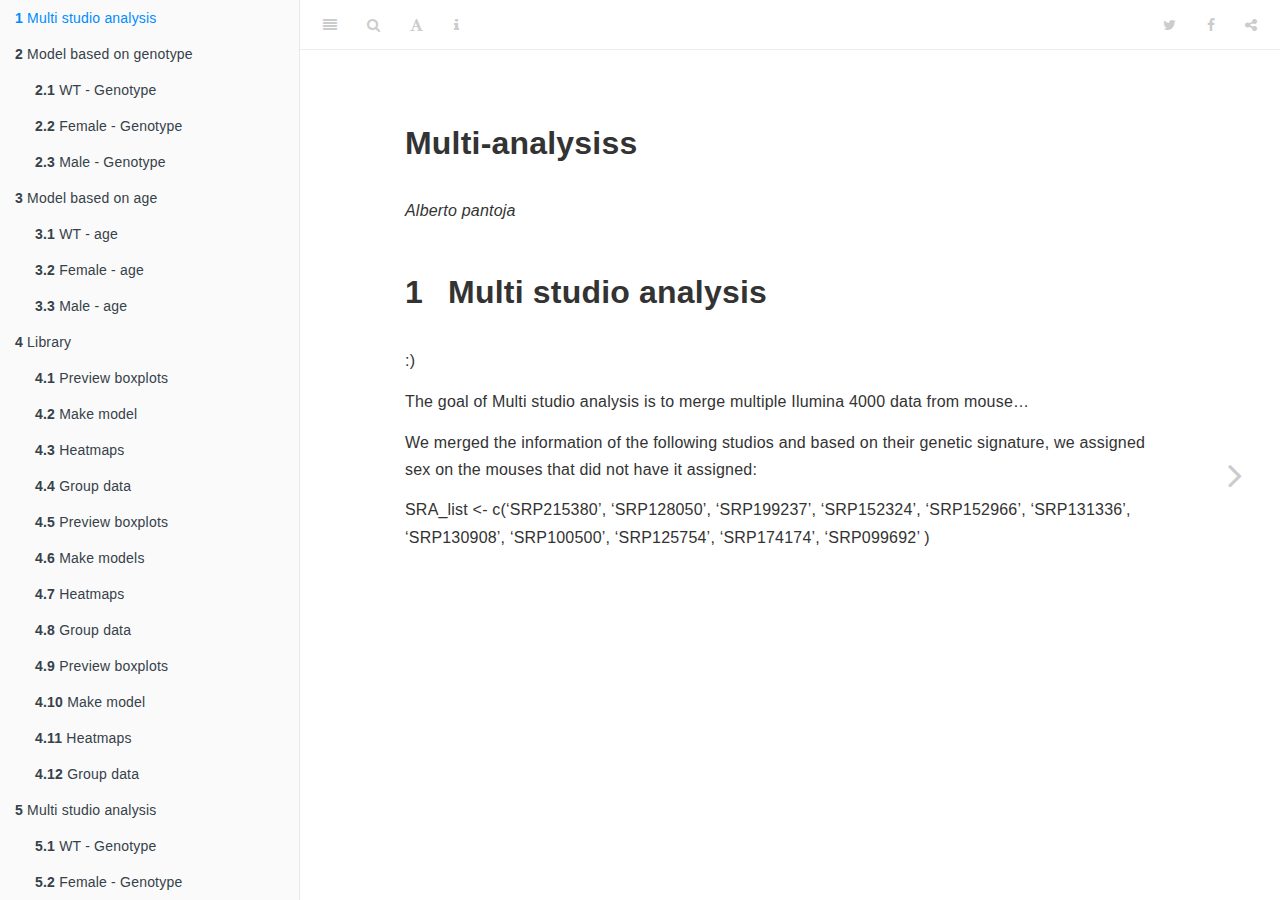
<file: _book/index.html>
<!DOCTYPE html>
<html lang="" xml:lang="">
<head>

  <meta charset="utf-8" />
  <meta http-equiv="X-UA-Compatible" content="IE=edge" />
  <title>Multi-analysiss</title>
  <meta name="description" content="Multi-analysiss" />
  <meta name="generator" content="bookdown 0.22 and GitBook 2.6.7" />

  <meta property="og:title" content="Multi-analysiss" />
  <meta property="og:type" content="book" />
  
  
  
  <meta name="github-repo" content="AlbertOmics/Brain_multi_study_analysis" />

  <meta name="twitter:card" content="summary" />
  <meta name="twitter:title" content="Multi-analysiss" />
  
  
  

<meta name="author" content="Alberto pantoja" />



  <meta name="viewport" content="width=device-width, initial-scale=1" />
  <meta name="apple-mobile-web-app-capable" content="yes" />
  <meta name="apple-mobile-web-app-status-bar-style" content="black" />
  
  <link rel="shortcut icon" href="icon_32.png" type="image/x-icon" />

<link rel="next" href="model-based-on-genotype.html"/>
<script src="libs/header-attrs-2.10/header-attrs.js"></script>
<script src="libs/jquery-2.2.3/jquery.min.js"></script>
<link href="libs/gitbook-2.6.7/css/style.css" rel="stylesheet" />
<link href="libs/gitbook-2.6.7/css/plugin-table.css" rel="stylesheet" />
<link href="libs/gitbook-2.6.7/css/plugin-bookdown.css" rel="stylesheet" />
<link href="libs/gitbook-2.6.7/css/plugin-highlight.css" rel="stylesheet" />
<link href="libs/gitbook-2.6.7/css/plugin-search.css" rel="stylesheet" />
<link href="libs/gitbook-2.6.7/css/plugin-fontsettings.css" rel="stylesheet" />
<link href="libs/gitbook-2.6.7/css/plugin-clipboard.css" rel="stylesheet" />









<link href="libs/anchor-sections-1.0.1/anchor-sections.css" rel="stylesheet" />
<script src="libs/anchor-sections-1.0.1/anchor-sections.js"></script>


<style type="text/css">
pre > code.sourceCode { white-space: pre; position: relative; }
pre > code.sourceCode > span { display: inline-block; line-height: 1.25; }
pre > code.sourceCode > span:empty { height: 1.2em; }
.sourceCode { overflow: visible; }
code.sourceCode > span { color: inherit; text-decoration: inherit; }
pre.sourceCode { margin: 0; }
@media screen {
div.sourceCode { overflow: auto; }
}
@media print {
pre > code.sourceCode { white-space: pre-wrap; }
pre > code.sourceCode > span { text-indent: -5em; padding-left: 5em; }
}
pre.numberSource code
  { counter-reset: source-line 0; }
pre.numberSource code > span
  { position: relative; left: -4em; counter-increment: source-line; }
pre.numberSource code > span > a:first-child::before
  { content: counter(source-line);
    position: relative; left: -1em; text-align: right; vertical-align: baseline;
    border: none; display: inline-block;
    -webkit-touch-callout: none; -webkit-user-select: none;
    -khtml-user-select: none; -moz-user-select: none;
    -ms-user-select: none; user-select: none;
    padding: 0 4px; width: 4em;
    color: #aaaaaa;
  }
pre.numberSource { margin-left: 3em; border-left: 1px solid #aaaaaa;  padding-left: 4px; }
div.sourceCode
  {   }
@media screen {
pre > code.sourceCode > span > a:first-child::before { text-decoration: underline; }
}
code span.al { color: #ff0000; font-weight: bold; } /* Alert */
code span.an { color: #60a0b0; font-weight: bold; font-style: italic; } /* Annotation */
code span.at { color: #7d9029; } /* Attribute */
code span.bn { color: #40a070; } /* BaseN */
code span.bu { } /* BuiltIn */
code span.cf { color: #007020; font-weight: bold; } /* ControlFlow */
code span.ch { color: #4070a0; } /* Char */
code span.cn { color: #880000; } /* Constant */
code span.co { color: #60a0b0; font-style: italic; } /* Comment */
code span.cv { color: #60a0b0; font-weight: bold; font-style: italic; } /* CommentVar */
code span.do { color: #ba2121; font-style: italic; } /* Documentation */
code span.dt { color: #902000; } /* DataType */
code span.dv { color: #40a070; } /* DecVal */
code span.er { color: #ff0000; font-weight: bold; } /* Error */
code span.ex { } /* Extension */
code span.fl { color: #40a070; } /* Float */
code span.fu { color: #06287e; } /* Function */
code span.im { } /* Import */
code span.in { color: #60a0b0; font-weight: bold; font-style: italic; } /* Information */
code span.kw { color: #007020; font-weight: bold; } /* Keyword */
code span.op { color: #666666; } /* Operator */
code span.ot { color: #007020; } /* Other */
code span.pp { color: #bc7a00; } /* Preprocessor */
code span.sc { color: #4070a0; } /* SpecialChar */
code span.ss { color: #bb6688; } /* SpecialString */
code span.st { color: #4070a0; } /* String */
code span.va { color: #19177c; } /* Variable */
code span.vs { color: #4070a0; } /* VerbatimString */
code span.wa { color: #60a0b0; font-weight: bold; font-style: italic; } /* Warning */
</style>


<link rel="stylesheet" href="style.css" type="text/css" />
</head>

<body>



  <div class="book without-animation with-summary font-size-2 font-family-1" data-basepath=".">

    <div class="book-summary">
      <nav role="navigation">

<ul class="summary">
<li class="chapter" data-level="1" data-path="index.html"><a href="index.html"><i class="fa fa-check"></i><b>1</b> Multi studio analysis</a></li>
<li class="chapter" data-level="2" data-path="model-based-on-genotype.html"><a href="model-based-on-genotype.html"><i class="fa fa-check"></i><b>2</b> Model based on genotype</a>
<ul>
<li class="chapter" data-level="2.1" data-path="model-based-on-genotype.html"><a href="model-based-on-genotype.html#wt---genotype"><i class="fa fa-check"></i><b>2.1</b> WT - Genotype</a></li>
<li class="chapter" data-level="2.2" data-path="model-based-on-genotype.html"><a href="model-based-on-genotype.html#female---genotype"><i class="fa fa-check"></i><b>2.2</b> Female - Genotype</a></li>
<li class="chapter" data-level="2.3" data-path="model-based-on-genotype.html"><a href="model-based-on-genotype.html#male---genotype"><i class="fa fa-check"></i><b>2.3</b> Male - Genotype</a></li>
</ul></li>
<li class="chapter" data-level="3" data-path="model-based-on-age.html"><a href="model-based-on-age.html"><i class="fa fa-check"></i><b>3</b> Model based on age</a>
<ul>
<li class="chapter" data-level="3.1" data-path="model-based-on-age.html"><a href="model-based-on-age.html#wt---age"><i class="fa fa-check"></i><b>3.1</b> WT - age</a></li>
<li class="chapter" data-level="3.2" data-path="model-based-on-age.html"><a href="model-based-on-age.html#female---age"><i class="fa fa-check"></i><b>3.2</b> Female - age</a></li>
<li class="chapter" data-level="3.3" data-path="model-based-on-age.html"><a href="model-based-on-age.html#male---age"><i class="fa fa-check"></i><b>3.3</b> Male - age</a></li>
</ul></li>
<li class="chapter" data-level="4" data-path="library.html"><a href="library.html"><i class="fa fa-check"></i><b>4</b> Library</a>
<ul>
<li class="chapter" data-level="4.1" data-path="library.html"><a href="library.html#preview-boxplots"><i class="fa fa-check"></i><b>4.1</b> Preview boxplots</a></li>
<li class="chapter" data-level="4.2" data-path="library.html"><a href="library.html#make-model"><i class="fa fa-check"></i><b>4.2</b> Make model</a></li>
<li class="chapter" data-level="4.3" data-path="library.html"><a href="library.html#heatmaps"><i class="fa fa-check"></i><b>4.3</b> Heatmaps</a></li>
<li class="chapter" data-level="4.4" data-path="library.html"><a href="library.html#group-data"><i class="fa fa-check"></i><b>4.4</b> Group data</a></li>
<li class="chapter" data-level="4.5" data-path="library.html"><a href="library.html#preview-boxplots-1"><i class="fa fa-check"></i><b>4.5</b> Preview boxplots</a></li>
<li class="chapter" data-level="4.6" data-path="library.html"><a href="library.html#make-models"><i class="fa fa-check"></i><b>4.6</b> Make models</a></li>
<li class="chapter" data-level="4.7" data-path="library.html"><a href="library.html#heatmaps-1"><i class="fa fa-check"></i><b>4.7</b> Heatmaps</a></li>
<li class="chapter" data-level="4.8" data-path="library.html"><a href="library.html#group-data-1"><i class="fa fa-check"></i><b>4.8</b> Group data</a></li>
<li class="chapter" data-level="4.9" data-path="library.html"><a href="library.html#preview-boxplots-2"><i class="fa fa-check"></i><b>4.9</b> Preview boxplots</a></li>
<li class="chapter" data-level="4.10" data-path="library.html"><a href="library.html#make-model-1"><i class="fa fa-check"></i><b>4.10</b> Make model</a></li>
<li class="chapter" data-level="4.11" data-path="library.html"><a href="library.html#heatmaps-2"><i class="fa fa-check"></i><b>4.11</b> Heatmaps</a></li>
<li class="chapter" data-level="4.12" data-path="library.html"><a href="library.html#group-data-2"><i class="fa fa-check"></i><b>4.12</b> Group data</a></li>
</ul></li>
<li class="chapter" data-level="5" data-path="multi-studio-analysis-1.html"><a href="multi-studio-analysis-1.html"><i class="fa fa-check"></i><b>5</b> Multi studio analysis</a>
<ul>
<li class="chapter" data-level="5.1" data-path="multi-studio-analysis-1.html"><a href="multi-studio-analysis-1.html#wt---genotype-1"><i class="fa fa-check"></i><b>5.1</b> WT - Genotype</a></li>
<li class="chapter" data-level="5.2" data-path="multi-studio-analysis-1.html"><a href="multi-studio-analysis-1.html#female---genotype-1"><i class="fa fa-check"></i><b>5.2</b> Female - Genotype</a></li>
<li class="chapter" data-level="5.3" data-path="multi-studio-analysis-1.html"><a href="multi-studio-analysis-1.html#male---genotype-1"><i class="fa fa-check"></i><b>5.3</b> Male - Genotype</a></li>
<li class="chapter" data-level="5.4" data-path="multi-studio-analysis-1.html"><a href="multi-studio-analysis-1.html#wt---age-1"><i class="fa fa-check"></i><b>5.4</b> WT - age</a></li>
<li class="chapter" data-level="5.5" data-path="multi-studio-analysis-1.html"><a href="multi-studio-analysis-1.html#female---age-1"><i class="fa fa-check"></i><b>5.5</b> Female - age</a></li>
<li class="chapter" data-level="5.6" data-path="multi-studio-analysis-1.html"><a href="multi-studio-analysis-1.html#male---age-1"><i class="fa fa-check"></i><b>5.6</b> Male - age</a></li>
</ul></li>
</ul>

      </nav>
    </div>

    <div class="book-body">
      <div class="body-inner">
        <div class="book-header" role="navigation">
          <h1>
            <i class="fa fa-circle-o-notch fa-spin"></i><a href="./">Multi-analysiss</a>
          </h1>
        </div>

        <div class="page-wrapper" tabindex="-1" role="main">
          <div class="page-inner">

            <section class="normal" id="section-">
<div id="header">
<h1 class="title">Multi-analysiss</h1>
<p class="author"><em>Alberto pantoja</em></p>
</div>
<div id="multi-studio-analysis" class="section level1" number="1">
<h1><span class="header-section-number">1</span> Multi studio analysis</h1>
<p>:)
<!-- badges: start -->
<!-- badges: end --></p>
<p>The goal of Multi studio analysis is to merge multiple Ilumina 4000 data from mouse…</p>
<p>We merged the information of the following studios and based on their genetic signature, we assigned sex on the mouses that did not have it assigned:</p>
<p>SRA_list &lt;- c(‘SRP215380’,
‘SRP128050’,
‘SRP199237’,
‘SRP152324’,
‘SRP152966’,
‘SRP131336’,
‘SRP130908’,
‘SRP100500’,
‘SRP125754’,
‘SRP174174’,
‘SRP099692’
)</p>
</div>
            </section>

          </div>
        </div>
      </div>

<a href="model-based-on-genotype.html" class="navigation navigation-next navigation-unique" aria-label="Next page"><i class="fa fa-angle-right"></i></a>
    </div>
  </div>
<script src="libs/gitbook-2.6.7/js/app.min.js"></script>
<script src="libs/gitbook-2.6.7/js/lunr.js"></script>
<script src="libs/gitbook-2.6.7/js/clipboard.min.js"></script>
<script src="libs/gitbook-2.6.7/js/plugin-search.js"></script>
<script src="libs/gitbook-2.6.7/js/plugin-sharing.js"></script>
<script src="libs/gitbook-2.6.7/js/plugin-fontsettings.js"></script>
<script src="libs/gitbook-2.6.7/js/plugin-bookdown.js"></script>
<script src="libs/gitbook-2.6.7/js/jquery.highlight.js"></script>
<script src="libs/gitbook-2.6.7/js/plugin-clipboard.js"></script>
<script>
gitbook.require(["gitbook"], function(gitbook) {
gitbook.start({
"sharing": {
"github": false,
"facebook": true,
"twitter": true,
"linkedin": false,
"weibo": false,
"instapaper": false,
"vk": false,
"whatsapp": false,
"all": ["facebook", "twitter", "linkedin", "weibo", "instapaper"]
},
"fontsettings": {
"theme": "white",
"family": "sans",
"size": 2
},
"edit": {
"link": null,
"text": null
},
"history": {
"link": null,
"text": null
},
"view": {
"link": null,
"text": null
},
"download": null,
"toc": {
"collapse": "subsection"
}
});
});
</script>

</body>

</html>
</file>
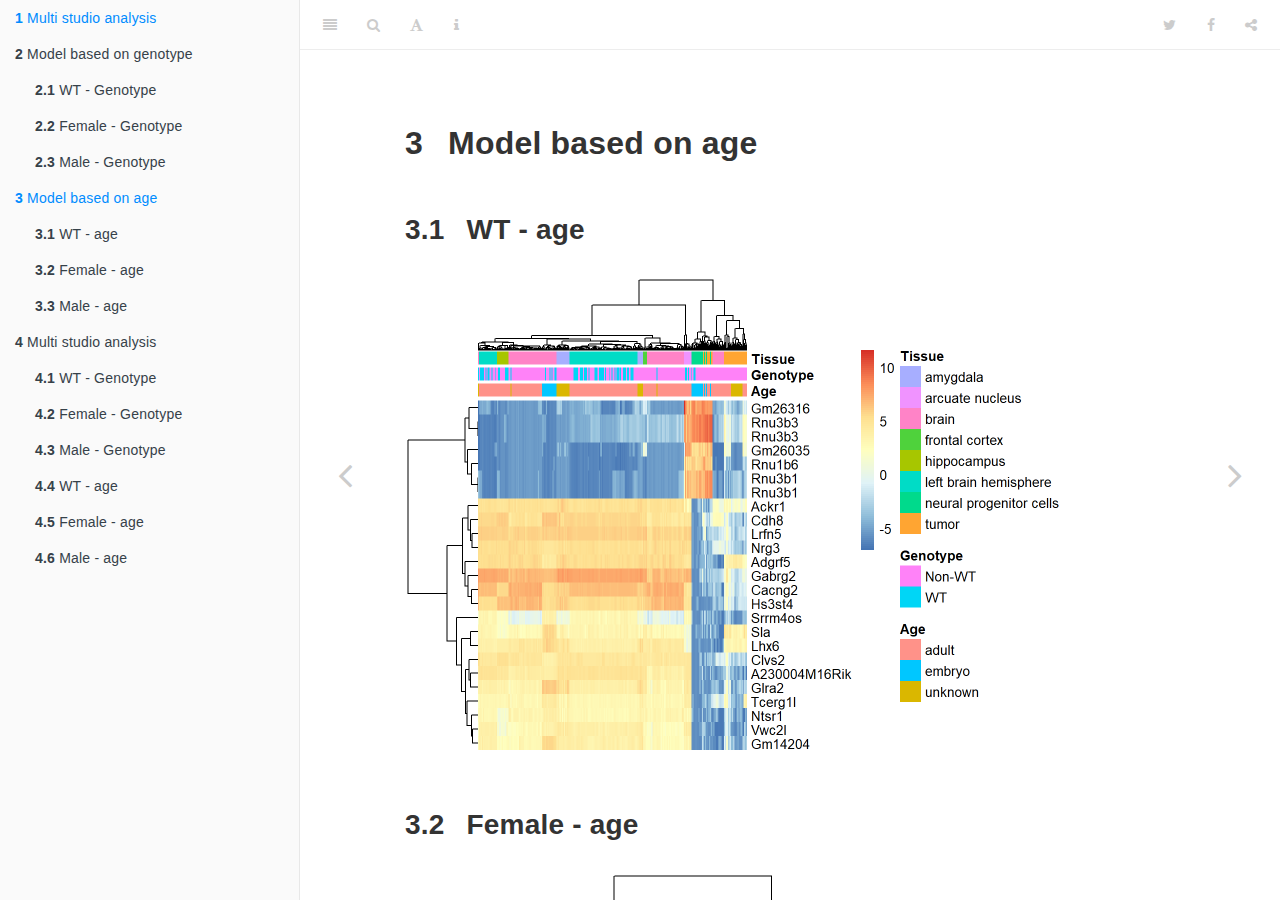
<file: _book/model-based-on-age.html>
<!DOCTYPE html>
<html lang="" xml:lang="">
<head>

  <meta charset="utf-8" />
  <meta http-equiv="X-UA-Compatible" content="IE=edge" />
  <title>3 Model based on age | Multi-analysiss</title>
  <meta name="description" content="3 Model based on age | Multi-analysiss" />
  <meta name="generator" content="bookdown 0.22 and GitBook 2.6.7" />

  <meta property="og:title" content="3 Model based on age | Multi-analysiss" />
  <meta property="og:type" content="book" />
  
  
  
  <meta name="github-repo" content="AlbertOmics/Brain_multi_study_analysis" />

  <meta name="twitter:card" content="summary" />
  <meta name="twitter:title" content="3 Model based on age | Multi-analysiss" />
  
  
  

<meta name="author" content="Alberto pantoja" />



  <meta name="viewport" content="width=device-width, initial-scale=1" />
  <meta name="apple-mobile-web-app-capable" content="yes" />
  <meta name="apple-mobile-web-app-status-bar-style" content="black" />
  
  <link rel="shortcut icon" href="icon_32.png" type="image/x-icon" />
<link rel="prev" href="model-based-on-genotype.html"/>
<link rel="next" href="multi-studio-analysis-1.html"/>
<script src="libs/header-attrs-2.10/header-attrs.js"></script>
<script src="libs/jquery-2.2.3/jquery.min.js"></script>
<link href="libs/gitbook-2.6.7/css/style.css" rel="stylesheet" />
<link href="libs/gitbook-2.6.7/css/plugin-table.css" rel="stylesheet" />
<link href="libs/gitbook-2.6.7/css/plugin-bookdown.css" rel="stylesheet" />
<link href="libs/gitbook-2.6.7/css/plugin-highlight.css" rel="stylesheet" />
<link href="libs/gitbook-2.6.7/css/plugin-search.css" rel="stylesheet" />
<link href="libs/gitbook-2.6.7/css/plugin-fontsettings.css" rel="stylesheet" />
<link href="libs/gitbook-2.6.7/css/plugin-clipboard.css" rel="stylesheet" />









<link href="libs/anchor-sections-1.0.1/anchor-sections.css" rel="stylesheet" />
<script src="libs/anchor-sections-1.0.1/anchor-sections.js"></script>


<style type="text/css">
pre > code.sourceCode { white-space: pre; position: relative; }
pre > code.sourceCode > span { display: inline-block; line-height: 1.25; }
pre > code.sourceCode > span:empty { height: 1.2em; }
.sourceCode { overflow: visible; }
code.sourceCode > span { color: inherit; text-decoration: inherit; }
pre.sourceCode { margin: 0; }
@media screen {
div.sourceCode { overflow: auto; }
}
@media print {
pre > code.sourceCode { white-space: pre-wrap; }
pre > code.sourceCode > span { text-indent: -5em; padding-left: 5em; }
}
pre.numberSource code
  { counter-reset: source-line 0; }
pre.numberSource code > span
  { position: relative; left: -4em; counter-increment: source-line; }
pre.numberSource code > span > a:first-child::before
  { content: counter(source-line);
    position: relative; left: -1em; text-align: right; vertical-align: baseline;
    border: none; display: inline-block;
    -webkit-touch-callout: none; -webkit-user-select: none;
    -khtml-user-select: none; -moz-user-select: none;
    -ms-user-select: none; user-select: none;
    padding: 0 4px; width: 4em;
    color: #aaaaaa;
  }
pre.numberSource { margin-left: 3em; border-left: 1px solid #aaaaaa;  padding-left: 4px; }
div.sourceCode
  {   }
@media screen {
pre > code.sourceCode > span > a:first-child::before { text-decoration: underline; }
}
code span.al { color: #ff0000; font-weight: bold; } /* Alert */
code span.an { color: #60a0b0; font-weight: bold; font-style: italic; } /* Annotation */
code span.at { color: #7d9029; } /* Attribute */
code span.bn { color: #40a070; } /* BaseN */
code span.bu { } /* BuiltIn */
code span.cf { color: #007020; font-weight: bold; } /* ControlFlow */
code span.ch { color: #4070a0; } /* Char */
code span.cn { color: #880000; } /* Constant */
code span.co { color: #60a0b0; font-style: italic; } /* Comment */
code span.cv { color: #60a0b0; font-weight: bold; font-style: italic; } /* CommentVar */
code span.do { color: #ba2121; font-style: italic; } /* Documentation */
code span.dt { color: #902000; } /* DataType */
code span.dv { color: #40a070; } /* DecVal */
code span.er { color: #ff0000; font-weight: bold; } /* Error */
code span.ex { } /* Extension */
code span.fl { color: #40a070; } /* Float */
code span.fu { color: #06287e; } /* Function */
code span.im { } /* Import */
code span.in { color: #60a0b0; font-weight: bold; font-style: italic; } /* Information */
code span.kw { color: #007020; font-weight: bold; } /* Keyword */
code span.op { color: #666666; } /* Operator */
code span.ot { color: #007020; } /* Other */
code span.pp { color: #bc7a00; } /* Preprocessor */
code span.sc { color: #4070a0; } /* SpecialChar */
code span.ss { color: #bb6688; } /* SpecialString */
code span.st { color: #4070a0; } /* String */
code span.va { color: #19177c; } /* Variable */
code span.vs { color: #4070a0; } /* VerbatimString */
code span.wa { color: #60a0b0; font-weight: bold; font-style: italic; } /* Warning */
</style>


<link rel="stylesheet" href="style.css" type="text/css" />
</head>

<body>



  <div class="book without-animation with-summary font-size-2 font-family-1" data-basepath=".">

    <div class="book-summary">
      <nav role="navigation">

<ul class="summary">
<li class="chapter" data-level="1" data-path="index.html"><a href="index.html"><i class="fa fa-check"></i><b>1</b> Multi studio analysis</a></li>
<li class="chapter" data-level="2" data-path="model-based-on-genotype.html"><a href="model-based-on-genotype.html"><i class="fa fa-check"></i><b>2</b> Model based on genotype</a>
<ul>
<li class="chapter" data-level="2.1" data-path="model-based-on-genotype.html"><a href="model-based-on-genotype.html#wt---genotype"><i class="fa fa-check"></i><b>2.1</b> WT - Genotype</a></li>
<li class="chapter" data-level="2.2" data-path="model-based-on-genotype.html"><a href="model-based-on-genotype.html#female---genotype"><i class="fa fa-check"></i><b>2.2</b> Female - Genotype</a></li>
<li class="chapter" data-level="2.3" data-path="model-based-on-genotype.html"><a href="model-based-on-genotype.html#male---genotype"><i class="fa fa-check"></i><b>2.3</b> Male - Genotype</a></li>
</ul></li>
<li class="chapter" data-level="3" data-path="model-based-on-age.html"><a href="model-based-on-age.html"><i class="fa fa-check"></i><b>3</b> Model based on age</a>
<ul>
<li class="chapter" data-level="3.1" data-path="model-based-on-age.html"><a href="model-based-on-age.html#wt---age"><i class="fa fa-check"></i><b>3.1</b> WT - age</a></li>
<li class="chapter" data-level="3.2" data-path="model-based-on-age.html"><a href="model-based-on-age.html#female---age"><i class="fa fa-check"></i><b>3.2</b> Female - age</a></li>
<li class="chapter" data-level="3.3" data-path="model-based-on-age.html"><a href="model-based-on-age.html#male---age"><i class="fa fa-check"></i><b>3.3</b> Male - age</a></li>
</ul></li>
<li class="chapter" data-level="4" data-path="multi-studio-analysis-1.html"><a href="multi-studio-analysis-1.html"><i class="fa fa-check"></i><b>4</b> Multi studio analysis</a>
<ul>
<li class="chapter" data-level="4.1" data-path="multi-studio-analysis-1.html"><a href="multi-studio-analysis-1.html#wt---genotype-1"><i class="fa fa-check"></i><b>4.1</b> WT - Genotype</a></li>
<li class="chapter" data-level="4.2" data-path="multi-studio-analysis-1.html"><a href="multi-studio-analysis-1.html#female---genotype-1"><i class="fa fa-check"></i><b>4.2</b> Female - Genotype</a></li>
<li class="chapter" data-level="4.3" data-path="multi-studio-analysis-1.html"><a href="multi-studio-analysis-1.html#male---genotype-1"><i class="fa fa-check"></i><b>4.3</b> Male - Genotype</a></li>
<li class="chapter" data-level="4.4" data-path="multi-studio-analysis-1.html"><a href="multi-studio-analysis-1.html#wt---age-1"><i class="fa fa-check"></i><b>4.4</b> WT - age</a></li>
<li class="chapter" data-level="4.5" data-path="multi-studio-analysis-1.html"><a href="multi-studio-analysis-1.html#female---age-1"><i class="fa fa-check"></i><b>4.5</b> Female - age</a></li>
<li class="chapter" data-level="4.6" data-path="multi-studio-analysis-1.html"><a href="multi-studio-analysis-1.html#male---age-1"><i class="fa fa-check"></i><b>4.6</b> Male - age</a></li>
</ul></li>
</ul>

      </nav>
    </div>

    <div class="book-body">
      <div class="body-inner">
        <div class="book-header" role="navigation">
          <h1>
            <i class="fa fa-circle-o-notch fa-spin"></i><a href="./">Multi-analysiss</a>
          </h1>
        </div>

        <div class="page-wrapper" tabindex="-1" role="main">
          <div class="page-inner">

            <section class="normal" id="section-">
<div id="model-based-on-age" class="section level1" number="3">
<h1><span class="header-section-number">3</span> Model based on age</h1>
<div id="wt---age" class="section level2" number="3.1">
<h2><span class="header-section-number">3.1</span> WT - age</h2>
<p><img src="_main_files/figure-html/unnamed-chunk-5-1.png" width="672" /></p>
</div>
<div id="female---age" class="section level2" number="3.2">
<h2><span class="header-section-number">3.2</span> Female - age</h2>
<p><img src="_main_files/figure-html/unnamed-chunk-6-1.png" width="672" /></p>
</div>
<div id="male---age" class="section level2" number="3.3">
<h2><span class="header-section-number">3.3</span> Male - age</h2>
<p><img src="_main_files/figure-html/unnamed-chunk-7-1.png" width="672" /></p>

</div>
</div>
            </section>

          </div>
        </div>
      </div>
<a href="model-based-on-genotype.html" class="navigation navigation-prev " aria-label="Previous page"><i class="fa fa-angle-left"></i></a>
<a href="multi-studio-analysis-1.html" class="navigation navigation-next " aria-label="Next page"><i class="fa fa-angle-right"></i></a>
    </div>
  </div>
<script src="libs/gitbook-2.6.7/js/app.min.js"></script>
<script src="libs/gitbook-2.6.7/js/lunr.js"></script>
<script src="libs/gitbook-2.6.7/js/clipboard.min.js"></script>
<script src="libs/gitbook-2.6.7/js/plugin-search.js"></script>
<script src="libs/gitbook-2.6.7/js/plugin-sharing.js"></script>
<script src="libs/gitbook-2.6.7/js/plugin-fontsettings.js"></script>
<script src="libs/gitbook-2.6.7/js/plugin-bookdown.js"></script>
<script src="libs/gitbook-2.6.7/js/jquery.highlight.js"></script>
<script src="libs/gitbook-2.6.7/js/plugin-clipboard.js"></script>
<script>
gitbook.require(["gitbook"], function(gitbook) {
gitbook.start({
"sharing": {
"github": false,
"facebook": true,
"twitter": true,
"linkedin": false,
"weibo": false,
"instapaper": false,
"vk": false,
"whatsapp": false,
"all": ["facebook", "twitter", "linkedin", "weibo", "instapaper"]
},
"fontsettings": {
"theme": "white",
"family": "sans",
"size": 2
},
"edit": {
"link": null,
"text": null
},
"history": {
"link": null,
"text": null
},
"view": {
"link": null,
"text": null
},
"download": null,
"toc": {
"collapse": "subsection"
}
});
});
</script>

</body>

</html>
</file>
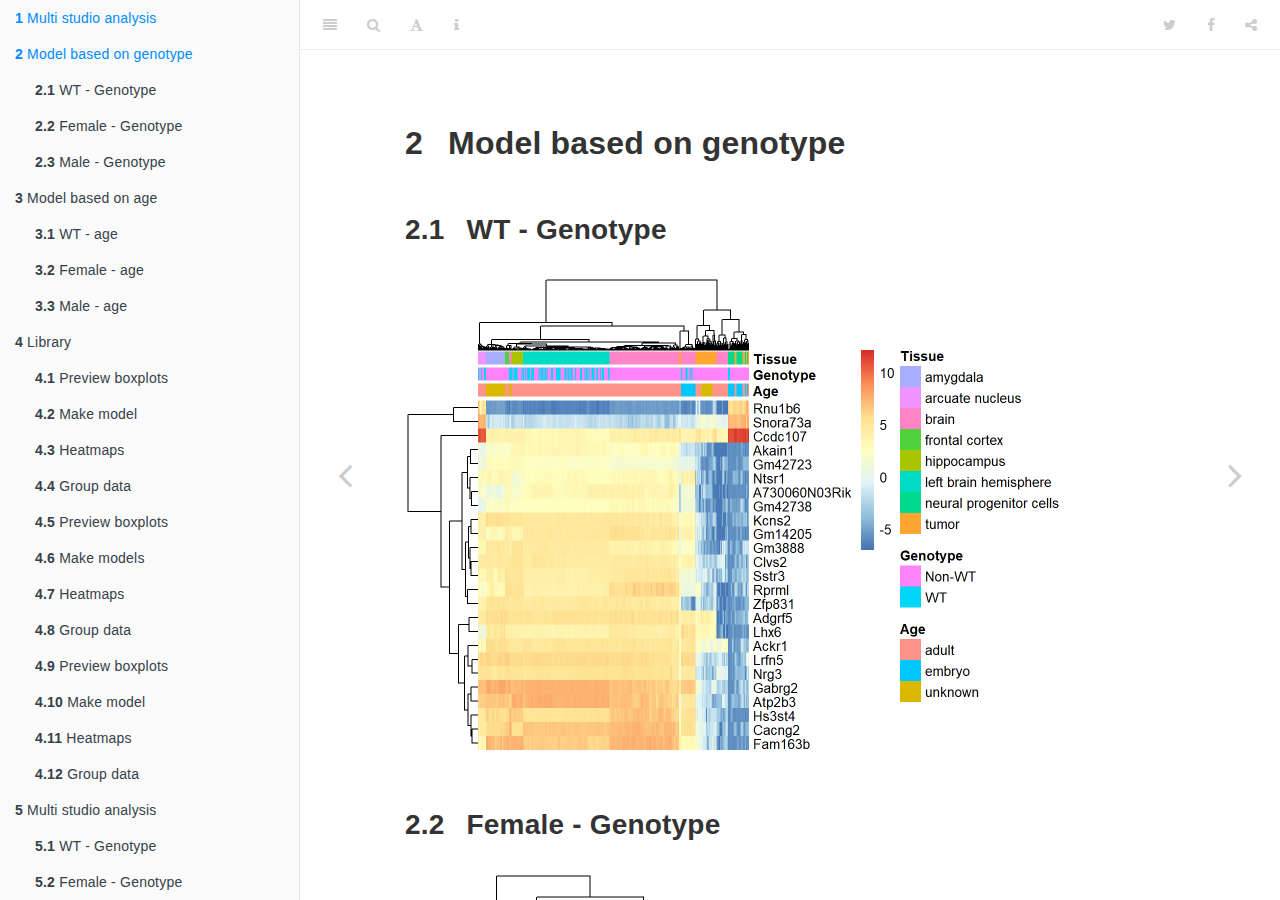
<file: _book/model-based-on-genotype.html>
<!DOCTYPE html>
<html lang="" xml:lang="">
<head>

  <meta charset="utf-8" />
  <meta http-equiv="X-UA-Compatible" content="IE=edge" />
  <title>2 Model based on genotype | Multi-analysiss</title>
  <meta name="description" content="2 Model based on genotype | Multi-analysiss" />
  <meta name="generator" content="bookdown 0.22 and GitBook 2.6.7" />

  <meta property="og:title" content="2 Model based on genotype | Multi-analysiss" />
  <meta property="og:type" content="book" />
  
  
  
  <meta name="github-repo" content="AlbertOmics/Brain_multi_study_analysis" />

  <meta name="twitter:card" content="summary" />
  <meta name="twitter:title" content="2 Model based on genotype | Multi-analysiss" />
  
  
  

<meta name="author" content="Alberto pantoja" />



  <meta name="viewport" content="width=device-width, initial-scale=1" />
  <meta name="apple-mobile-web-app-capable" content="yes" />
  <meta name="apple-mobile-web-app-status-bar-style" content="black" />
  
  <link rel="shortcut icon" href="icon_32.png" type="image/x-icon" />
<link rel="prev" href="index.html"/>
<link rel="next" href="model-based-on-age.html"/>
<script src="libs/header-attrs-2.10/header-attrs.js"></script>
<script src="libs/jquery-2.2.3/jquery.min.js"></script>
<link href="libs/gitbook-2.6.7/css/style.css" rel="stylesheet" />
<link href="libs/gitbook-2.6.7/css/plugin-table.css" rel="stylesheet" />
<link href="libs/gitbook-2.6.7/css/plugin-bookdown.css" rel="stylesheet" />
<link href="libs/gitbook-2.6.7/css/plugin-highlight.css" rel="stylesheet" />
<link href="libs/gitbook-2.6.7/css/plugin-search.css" rel="stylesheet" />
<link href="libs/gitbook-2.6.7/css/plugin-fontsettings.css" rel="stylesheet" />
<link href="libs/gitbook-2.6.7/css/plugin-clipboard.css" rel="stylesheet" />









<link href="libs/anchor-sections-1.0.1/anchor-sections.css" rel="stylesheet" />
<script src="libs/anchor-sections-1.0.1/anchor-sections.js"></script>


<style type="text/css">
pre > code.sourceCode { white-space: pre; position: relative; }
pre > code.sourceCode > span { display: inline-block; line-height: 1.25; }
pre > code.sourceCode > span:empty { height: 1.2em; }
.sourceCode { overflow: visible; }
code.sourceCode > span { color: inherit; text-decoration: inherit; }
pre.sourceCode { margin: 0; }
@media screen {
div.sourceCode { overflow: auto; }
}
@media print {
pre > code.sourceCode { white-space: pre-wrap; }
pre > code.sourceCode > span { text-indent: -5em; padding-left: 5em; }
}
pre.numberSource code
  { counter-reset: source-line 0; }
pre.numberSource code > span
  { position: relative; left: -4em; counter-increment: source-line; }
pre.numberSource code > span > a:first-child::before
  { content: counter(source-line);
    position: relative; left: -1em; text-align: right; vertical-align: baseline;
    border: none; display: inline-block;
    -webkit-touch-callout: none; -webkit-user-select: none;
    -khtml-user-select: none; -moz-user-select: none;
    -ms-user-select: none; user-select: none;
    padding: 0 4px; width: 4em;
    color: #aaaaaa;
  }
pre.numberSource { margin-left: 3em; border-left: 1px solid #aaaaaa;  padding-left: 4px; }
div.sourceCode
  {   }
@media screen {
pre > code.sourceCode > span > a:first-child::before { text-decoration: underline; }
}
code span.al { color: #ff0000; font-weight: bold; } /* Alert */
code span.an { color: #60a0b0; font-weight: bold; font-style: italic; } /* Annotation */
code span.at { color: #7d9029; } /* Attribute */
code span.bn { color: #40a070; } /* BaseN */
code span.bu { } /* BuiltIn */
code span.cf { color: #007020; font-weight: bold; } /* ControlFlow */
code span.ch { color: #4070a0; } /* Char */
code span.cn { color: #880000; } /* Constant */
code span.co { color: #60a0b0; font-style: italic; } /* Comment */
code span.cv { color: #60a0b0; font-weight: bold; font-style: italic; } /* CommentVar */
code span.do { color: #ba2121; font-style: italic; } /* Documentation */
code span.dt { color: #902000; } /* DataType */
code span.dv { color: #40a070; } /* DecVal */
code span.er { color: #ff0000; font-weight: bold; } /* Error */
code span.ex { } /* Extension */
code span.fl { color: #40a070; } /* Float */
code span.fu { color: #06287e; } /* Function */
code span.im { } /* Import */
code span.in { color: #60a0b0; font-weight: bold; font-style: italic; } /* Information */
code span.kw { color: #007020; font-weight: bold; } /* Keyword */
code span.op { color: #666666; } /* Operator */
code span.ot { color: #007020; } /* Other */
code span.pp { color: #bc7a00; } /* Preprocessor */
code span.sc { color: #4070a0; } /* SpecialChar */
code span.ss { color: #bb6688; } /* SpecialString */
code span.st { color: #4070a0; } /* String */
code span.va { color: #19177c; } /* Variable */
code span.vs { color: #4070a0; } /* VerbatimString */
code span.wa { color: #60a0b0; font-weight: bold; font-style: italic; } /* Warning */
</style>


<link rel="stylesheet" href="style.css" type="text/css" />
</head>

<body>



  <div class="book without-animation with-summary font-size-2 font-family-1" data-basepath=".">

    <div class="book-summary">
      <nav role="navigation">

<ul class="summary">
<li class="chapter" data-level="1" data-path="index.html"><a href="index.html"><i class="fa fa-check"></i><b>1</b> Multi studio analysis</a></li>
<li class="chapter" data-level="2" data-path="model-based-on-genotype.html"><a href="model-based-on-genotype.html"><i class="fa fa-check"></i><b>2</b> Model based on genotype</a>
<ul>
<li class="chapter" data-level="2.1" data-path="model-based-on-genotype.html"><a href="model-based-on-genotype.html#wt---genotype"><i class="fa fa-check"></i><b>2.1</b> WT - Genotype</a></li>
<li class="chapter" data-level="2.2" data-path="model-based-on-genotype.html"><a href="model-based-on-genotype.html#female---genotype"><i class="fa fa-check"></i><b>2.2</b> Female - Genotype</a></li>
<li class="chapter" data-level="2.3" data-path="model-based-on-genotype.html"><a href="model-based-on-genotype.html#male---genotype"><i class="fa fa-check"></i><b>2.3</b> Male - Genotype</a></li>
</ul></li>
<li class="chapter" data-level="3" data-path="model-based-on-age.html"><a href="model-based-on-age.html"><i class="fa fa-check"></i><b>3</b> Model based on age</a>
<ul>
<li class="chapter" data-level="3.1" data-path="model-based-on-age.html"><a href="model-based-on-age.html#wt---age"><i class="fa fa-check"></i><b>3.1</b> WT - age</a></li>
<li class="chapter" data-level="3.2" data-path="model-based-on-age.html"><a href="model-based-on-age.html#female---age"><i class="fa fa-check"></i><b>3.2</b> Female - age</a></li>
<li class="chapter" data-level="3.3" data-path="model-based-on-age.html"><a href="model-based-on-age.html#male---age"><i class="fa fa-check"></i><b>3.3</b> Male - age</a></li>
</ul></li>
<li class="chapter" data-level="4" data-path="library.html"><a href="library.html"><i class="fa fa-check"></i><b>4</b> Library</a>
<ul>
<li class="chapter" data-level="4.1" data-path="library.html"><a href="library.html#preview-boxplots"><i class="fa fa-check"></i><b>4.1</b> Preview boxplots</a></li>
<li class="chapter" data-level="4.2" data-path="library.html"><a href="library.html#make-model"><i class="fa fa-check"></i><b>4.2</b> Make model</a></li>
<li class="chapter" data-level="4.3" data-path="library.html"><a href="library.html#heatmaps"><i class="fa fa-check"></i><b>4.3</b> Heatmaps</a></li>
<li class="chapter" data-level="4.4" data-path="library.html"><a href="library.html#group-data"><i class="fa fa-check"></i><b>4.4</b> Group data</a></li>
<li class="chapter" data-level="4.5" data-path="library.html"><a href="library.html#preview-boxplots-1"><i class="fa fa-check"></i><b>4.5</b> Preview boxplots</a></li>
<li class="chapter" data-level="4.6" data-path="library.html"><a href="library.html#make-models"><i class="fa fa-check"></i><b>4.6</b> Make models</a></li>
<li class="chapter" data-level="4.7" data-path="library.html"><a href="library.html#heatmaps-1"><i class="fa fa-check"></i><b>4.7</b> Heatmaps</a></li>
<li class="chapter" data-level="4.8" data-path="library.html"><a href="library.html#group-data-1"><i class="fa fa-check"></i><b>4.8</b> Group data</a></li>
<li class="chapter" data-level="4.9" data-path="library.html"><a href="library.html#preview-boxplots-2"><i class="fa fa-check"></i><b>4.9</b> Preview boxplots</a></li>
<li class="chapter" data-level="4.10" data-path="library.html"><a href="library.html#make-model-1"><i class="fa fa-check"></i><b>4.10</b> Make model</a></li>
<li class="chapter" data-level="4.11" data-path="library.html"><a href="library.html#heatmaps-2"><i class="fa fa-check"></i><b>4.11</b> Heatmaps</a></li>
<li class="chapter" data-level="4.12" data-path="library.html"><a href="library.html#group-data-2"><i class="fa fa-check"></i><b>4.12</b> Group data</a></li>
</ul></li>
<li class="chapter" data-level="5" data-path="multi-studio-analysis-1.html"><a href="multi-studio-analysis-1.html"><i class="fa fa-check"></i><b>5</b> Multi studio analysis</a>
<ul>
<li class="chapter" data-level="5.1" data-path="multi-studio-analysis-1.html"><a href="multi-studio-analysis-1.html#wt---genotype-1"><i class="fa fa-check"></i><b>5.1</b> WT - Genotype</a></li>
<li class="chapter" data-level="5.2" data-path="multi-studio-analysis-1.html"><a href="multi-studio-analysis-1.html#female---genotype-1"><i class="fa fa-check"></i><b>5.2</b> Female - Genotype</a></li>
<li class="chapter" data-level="5.3" data-path="multi-studio-analysis-1.html"><a href="multi-studio-analysis-1.html#male---genotype-1"><i class="fa fa-check"></i><b>5.3</b> Male - Genotype</a></li>
<li class="chapter" data-level="5.4" data-path="multi-studio-analysis-1.html"><a href="multi-studio-analysis-1.html#wt---age-1"><i class="fa fa-check"></i><b>5.4</b> WT - age</a></li>
<li class="chapter" data-level="5.5" data-path="multi-studio-analysis-1.html"><a href="multi-studio-analysis-1.html#female---age-1"><i class="fa fa-check"></i><b>5.5</b> Female - age</a></li>
<li class="chapter" data-level="5.6" data-path="multi-studio-analysis-1.html"><a href="multi-studio-analysis-1.html#male---age-1"><i class="fa fa-check"></i><b>5.6</b> Male - age</a></li>
</ul></li>
</ul>

      </nav>
    </div>

    <div class="book-body">
      <div class="body-inner">
        <div class="book-header" role="navigation">
          <h1>
            <i class="fa fa-circle-o-notch fa-spin"></i><a href="./">Multi-analysiss</a>
          </h1>
        </div>

        <div class="page-wrapper" tabindex="-1" role="main">
          <div class="page-inner">

            <section class="normal" id="section-">
<div id="model-based-on-genotype" class="section level1" number="2">
<h1><span class="header-section-number">2</span> Model based on genotype</h1>
<div id="wt---genotype" class="section level2" number="2.1">
<h2><span class="header-section-number">2.1</span> WT - Genotype</h2>
<p><img src="_main_files/figure-html/unnamed-chunk-2-1.png" width="672" /></p>
</div>
<div id="female---genotype" class="section level2" number="2.2">
<h2><span class="header-section-number">2.2</span> Female - Genotype</h2>
<p><img src="_main_files/figure-html/pressure-1.png" width="672" /></p>
</div>
<div id="male---genotype" class="section level2" number="2.3">
<h2><span class="header-section-number">2.3</span> Male - Genotype</h2>
<p><img src="_main_files/figure-html/unnamed-chunk-3-1.png" width="672" /></p>
<div class="sourceCode" id="cb1"><pre class="sourceCode r"><code class="sourceCode r"><span id="cb1-1"><a href="model-based-on-genotype.html#cb1-1" aria-hidden="true" tabindex="-1"></a><span class="fu">load</span>(<span class="st">&quot;~/Miguel_Github/MERS_CoV_analysis/processed_data/df_female_age.RData&quot;</span>)</span>
<span id="cb1-2"><a href="model-based-on-genotype.html#cb1-2" aria-hidden="true" tabindex="-1"></a><span class="fu">load</span>(<span class="st">&quot;~/Miguel_Github/MERS_CoV_analysis/processed_data/df_male_age.RData&quot;</span>)</span>
<span id="cb1-3"><a href="model-based-on-genotype.html#cb1-3" aria-hidden="true" tabindex="-1"></a><span class="fu">load</span>(<span class="st">&quot;~/Miguel_Github/MERS_CoV_analysis/processed_data/df_WT_age.RData&quot;</span>)</span>
<span id="cb1-4"><a href="model-based-on-genotype.html#cb1-4" aria-hidden="true" tabindex="-1"></a></span>
<span id="cb1-5"><a href="model-based-on-genotype.html#cb1-5" aria-hidden="true" tabindex="-1"></a><span class="fu">load</span>(<span class="st">&quot;~/Miguel_Github/MERS_CoV_analysis/processed_data/exprs_heatmap_WT_age.RData&quot;</span>)</span>
<span id="cb1-6"><a href="model-based-on-genotype.html#cb1-6" aria-hidden="true" tabindex="-1"></a><span class="fu">load</span>(<span class="st">&quot;~/Miguel_Github/MERS_CoV_analysis/processed_data/exprs_heatmap_male_age.RData&quot;</span>)</span>
<span id="cb1-7"><a href="model-based-on-genotype.html#cb1-7" aria-hidden="true" tabindex="-1"></a><span class="fu">load</span>(<span class="st">&quot;~/Miguel_Github/MERS_CoV_analysis/processed_data/exprs_heatmap_female_age.RData&quot;</span>)</span></code></pre></div>
</div>
</div>
            </section>

          </div>
        </div>
      </div>
<a href="index.html" class="navigation navigation-prev " aria-label="Previous page"><i class="fa fa-angle-left"></i></a>
<a href="model-based-on-age.html" class="navigation navigation-next " aria-label="Next page"><i class="fa fa-angle-right"></i></a>
    </div>
  </div>
<script src="libs/gitbook-2.6.7/js/app.min.js"></script>
<script src="libs/gitbook-2.6.7/js/lunr.js"></script>
<script src="libs/gitbook-2.6.7/js/clipboard.min.js"></script>
<script src="libs/gitbook-2.6.7/js/plugin-search.js"></script>
<script src="libs/gitbook-2.6.7/js/plugin-sharing.js"></script>
<script src="libs/gitbook-2.6.7/js/plugin-fontsettings.js"></script>
<script src="libs/gitbook-2.6.7/js/plugin-bookdown.js"></script>
<script src="libs/gitbook-2.6.7/js/jquery.highlight.js"></script>
<script src="libs/gitbook-2.6.7/js/plugin-clipboard.js"></script>
<script>
gitbook.require(["gitbook"], function(gitbook) {
gitbook.start({
"sharing": {
"github": false,
"facebook": true,
"twitter": true,
"linkedin": false,
"weibo": false,
"instapaper": false,
"vk": false,
"whatsapp": false,
"all": ["facebook", "twitter", "linkedin", "weibo", "instapaper"]
},
"fontsettings": {
"theme": "white",
"family": "sans",
"size": 2
},
"edit": {
"link": null,
"text": null
},
"history": {
"link": null,
"text": null
},
"view": {
"link": null,
"text": null
},
"download": null,
"toc": {
"collapse": "subsection"
}
});
});
</script>

</body>

</html>
</file>
<file: _book/libs/gitbook-2.6.7/css/plugin-table.css>
.book .book-body .page-wrapper .page-inner section.normal table{display:table;width:100%;border-collapse:collapse;border-spacing:0;overflow:auto}.book .book-body .page-wrapper .page-inner section.normal table td,.book .book-body .page-wrapper .page-inner section.normal table th{padding:6px 13px;border:1px solid #ddd}.book .book-body .page-wrapper .page-inner section.normal table tr{background-color:#fff;border-top:1px solid #ccc}.book .book-body .page-wrapper .page-inner section.normal table tr:nth-child(2n){background-color:#f8f8f8}.book .book-body .page-wrapper .page-inner section.normal table th{font-weight:700}
</file>
<file: _book/libs/gitbook-2.6.7/css/plugin-bookdown.css>
.book .book-header h1 {
  padding-left: 20px;
  padding-right: 20px;
}
.book .book-header.fixed {
  position: fixed;
  right: 0;
  top: 0;
  left: 0;
  border-bottom: 1px solid rgba(0,0,0,.07);
}
span.search-highlight {
  background-color: #ffff88;
}
@media (min-width: 600px) {
  .book.with-summary .book-header.fixed {
    left: 300px;
  }
}
@media (max-width: 1240px) {
  .book .book-body.fixed {
    top: 50px;
  }
  .book .book-body.fixed .body-inner {
    top: auto;
  }
}
@media (max-width: 600px) {
  .book.with-summary .book-header.fixed {
    left: calc(100% - 60px);
    min-width: 300px;
  }
  .book.with-summary .book-body {
    transform: none;
    left: calc(100% - 60px);
    min-width: 300px;
  }
  .book .book-body.fixed {
    top: 0;
  }
}

.book .book-body.fixed .body-inner {
  top: 50px;
}
.book .book-body .page-wrapper .page-inner section.normal sub, .book .book-body .page-wrapper .page-inner section.normal sup {
  font-size: 85%;
}

@media print {
  .book .book-summary, .book .book-body .book-header, .fa {
    display: none !important;
  }
  .book .book-body.fixed {
    left: 0px;
  }
  .book .book-body,.book .book-body .body-inner, .book.with-summary {
    overflow: visible !important;
  }
}
.kable_wrapper {
  border-spacing: 20px 0;
  border-collapse: separate;
  border: none;
  margin: auto;
}
.kable_wrapper > tbody > tr > td {
  vertical-align: top;
}
.book .book-body .page-wrapper .page-inner section.normal table tr.header {
  border-top-width: 2px;
}
.book .book-body .page-wrapper .page-inner section.normal table tr:last-child td {
  border-bottom-width: 2px;
}
.book .book-body .page-wrapper .page-inner section.normal table td, .book .book-body .page-wrapper .page-inner section.normal table th {
  border-left: none;
  border-right: none;
}
.book .book-body .page-wrapper .page-inner section.normal table.kable_wrapper > tbody > tr, .book .book-body .page-wrapper .page-inner section.normal table.kable_wrapper > tbody > tr > td {
  border-top: none;
}
.book .book-body .page-wrapper .page-inner section.normal table.kable_wrapper > tbody > tr:last-child > td {
    border-bottom: none;
}

div.theorem, div.lemma, div.corollary, div.proposition, div.conjecture {
  font-style: italic;
}
span.theorem, span.lemma, span.corollary, span.proposition, span.conjecture {
  font-style: normal;
}
div.proof>*:last-child:after {
  content: "\25a2";
  float: right;
}
.header-section-number {
  padding-right: .5em;
}
</file>
<file: _book/libs/gitbook-2.6.7/css/plugin-highlight.css>
.book .book-body .page-wrapper .page-inner section.normal pre,
.book .book-body .page-wrapper .page-inner section.normal code {
  /* http://jmblog.github.com/color-themes-for-google-code-highlightjs */
  /* Tomorrow Comment */
  /* Tomorrow Red */
  /* Tomorrow Orange */
  /* Tomorrow Yellow */
  /* Tomorrow Green */
  /* Tomorrow Aqua */
  /* Tomorrow Blue */
  /* Tomorrow Purple */
}
.book .book-body .page-wrapper .page-inner section.normal pre .hljs-comment,
.book .book-body .page-wrapper .page-inner section.normal code .hljs-comment,
.book .book-body .page-wrapper .page-inner section.normal pre .hljs-title,
.book .book-body .page-wrapper .page-inner section.normal code .hljs-title {
  color: #8e908c;
}
.book .book-body .page-wrapper .page-inner section.normal pre .hljs-variable,
.book .book-body .page-wrapper .page-inner section.normal code .hljs-variable,
.book .book-body .page-wrapper .page-inner section.normal pre .hljs-attribute,
.book .book-body .page-wrapper .page-inner section.normal code .hljs-attribute,
.book .book-body .page-wrapper .page-inner section.normal pre .hljs-tag,
.book .book-body .page-wrapper .page-inner section.normal code .hljs-tag,
.book .book-body .page-wrapper .page-inner section.normal pre .hljs-regexp,
.book .book-body .page-wrapper .page-inner section.normal code .hljs-regexp,
.book .book-body .page-wrapper .page-inner section.normal pre .ruby .hljs-constant,
.book .book-body .page-wrapper .page-inner section.normal code .ruby .hljs-constant,
.book .book-body .page-wrapper .page-inner section.normal pre .xml .hljs-tag .hljs-title,
.book .book-body .page-wrapper .page-inner section.normal code .xml .hljs-tag .hljs-title,
.book .book-body .page-wrapper .page-inner section.normal pre .xml .hljs-pi,
.book .book-body .page-wrapper .page-inner section.normal code .xml .hljs-pi,
.book .book-body .page-wrapper .page-inner section.normal pre .xml .hljs-doctype,
.book .book-body .page-wrapper .page-inner section.normal code .xml .hljs-doctype,
.book .book-body .page-wrapper .page-inner section.normal pre .html .hljs-doctype,
.book .book-body .page-wrapper .page-inner section.normal code .html .hljs-doctype,
.book .book-body .page-wrapper .page-inner section.normal pre .css .hljs-id,
.book .book-body .page-wrapper .page-inner section.normal code .css .hljs-id,
.book .book-body .page-wrapper .page-inner section.normal pre .css .hljs-class,
.book .book-body .page-wrapper .page-inner section.normal code .css .hljs-class,
.book .book-body .page-wrapper .page-inner section.normal pre .css .hljs-pseudo,
.book .book-body .page-wrapper .page-inner section.normal code .css .hljs-pseudo {
  color: #c82829;
}
.book .book-body .page-wrapper .page-inner section.normal pre .hljs-number,
.book .book-body .page-wrapper .page-inner section.normal code .hljs-number,
.book .book-body .page-wrapper .page-inner section.normal pre .hljs-preprocessor,
.book .book-body .page-wrapper .page-inner section.normal code .hljs-preprocessor,
.book .book-body .page-wrapper .page-inner section.normal pre .hljs-pragma,
.book .book-body .page-wrapper .page-inner section.normal code .hljs-pragma,
.book .book-body .page-wrapper .page-inner section.normal pre .hljs-built_in,
.book .book-body .page-wrapper .page-inner section.normal code .hljs-built_in,
.book .book-body .page-wrapper .page-inner section.normal pre .hljs-literal,
.book .book-body .page-wrapper .page-inner section.normal code .hljs-literal,
.book .book-body .page-wrapper .page-inner section.normal pre .hljs-params,
.book .book-body .page-wrapper .page-inner section.normal code .hljs-params,
.book .book-body .page-wrapper .page-inner section.normal pre .hljs-constant,
.book .book-body .page-wrapper .page-inner section.normal code .hljs-constant {
  color: #f5871f;
}
.book .book-body .page-wrapper .page-inner section.normal pre .ruby .hljs-class .hljs-title,
.book .book-body .page-wrapper .page-inner section.normal code .ruby .hljs-class .hljs-title,
.book .book-body .page-wrapper .page-inner section.normal pre .css .hljs-rules .hljs-attribute,
.book .book-body .page-wrapper .page-inner section.normal code .css .hljs-rules .hljs-attribute {
  color: #eab700;
}
.book .book-body .page-wrapper .page-inner section.normal pre .hljs-string,
.book .book-body .page-wrapper .page-inner section.normal code .hljs-string,
.book .book-body .page-wrapper .page-inner section.normal pre .hljs-value,
.book .book-body .page-wrapper .page-inner section.normal code .hljs-value,
.book .book-body .page-wrapper .page-inner section.normal pre .hljs-inheritance,
.book .book-body .page-wrapper .page-inner section.normal code .hljs-inheritance,
.book .book-body .page-wrapper .page-inner section.normal pre .hljs-header,
.book .book-body .page-wrapper .page-inner section.normal code .hljs-header,
.book .book-body .page-wrapper .page-inner section.normal pre .ruby .hljs-symbol,
.book .book-body .page-wrapper .page-inner section.normal code .ruby .hljs-symbol,
.book .book-body .page-wrapper .page-inner section.normal pre .xml .hljs-cdata,
.book .book-body .page-wrapper .page-inner section.normal code .xml .hljs-cdata {
  color: #718c00;
}
.book .book-body .page-wrapper .page-inner section.normal pre .css .hljs-hexcolor,
.book .book-body .page-wrapper .page-inner section.normal code .css .hljs-hexcolor {
  color: #3e999f;
}
.book .book-body .page-wrapper .page-inner section.normal pre .hljs-function,
.book .book-body .page-wrapper .page-inner section.normal code .hljs-function,
.book .book-body .page-wrapper .page-inner section.normal pre .python .hljs-decorator,
.book .book-body .page-wrapper .page-inner section.normal code .python .hljs-decorator,
.book .book-body .page-wrapper .page-inner section.normal pre .python .hljs-title,
.book .book-body .page-wrapper .page-inner section.normal code .python .hljs-title,
.book .book-body .page-wrapper .page-inner section.normal pre .ruby .hljs-function .hljs-title,
.book .book-body .page-wrapper .page-inner section.normal code .ruby .hljs-function .hljs-title,
.book .book-body .page-wrapper .page-inner section.normal pre .ruby .hljs-title .hljs-keyword,
.book .book-body .page-wrapper .page-inner section.normal code .ruby .hljs-title .hljs-keyword,
.book .book-body .page-wrapper .page-inner section.normal pre .perl .hljs-sub,
.book .book-body .page-wrapper .page-inner section.normal code .perl .hljs-sub,
.book .book-body .page-wrapper .page-inner section.normal pre .javascript .hljs-title,
.book .book-body .page-wrapper .page-inner section.normal code .javascript .hljs-title,
.book .book-body .page-wrapper .page-inner section.normal pre .coffeescript .hljs-title,
.book .book-body .page-wrapper .page-inner section.normal code .coffeescript .hljs-title {
  color: #4271ae;
}
.book .book-body .page-wrapper .page-inner section.normal pre .hljs-keyword,
.book .book-body .page-wrapper .page-inner section.normal code .hljs-keyword,
.book .book-body .page-wrapper .page-inner section.normal pre .javascript .hljs-function,
.book .book-body .page-wrapper .page-inner section.normal code .javascript .hljs-function {
  color: #8959a8;
}
.book .book-body .page-wrapper .page-inner section.normal pre .hljs,
.book .book-body .page-wrapper .page-inner section.normal code .hljs {
  display: block;
  background: white;
  color: #4d4d4c;
  padding: 0.5em;
}
.book .book-body .page-wrapper .page-inner section.normal pre .coffeescript .javascript,
.book .book-body .page-wrapper .page-inner section.normal code .coffeescript .javascript,
.book .book-body .page-wrapper .page-inner section.normal pre .javascript .xml,
.book .book-body .page-wrapper .page-inner section.normal code .javascript .xml,
.book .book-body .page-wrapper .page-inner section.normal pre .tex .hljs-formula,
.book .book-body .page-wrapper .page-inner section.normal code .tex .hljs-formula,
.book .book-body .page-wrapper .page-inner section.normal pre .xml .javascript,
.book .book-body .page-wrapper .page-inner section.normal code .xml .javascript,
.book .book-body .page-wrapper .page-inner section.normal pre .xml .vbscript,
.book .book-body .page-wrapper .page-inner section.normal code .xml .vbscript,
.book .book-body .page-wrapper .page-inner section.normal pre .xml .css,
.book .book-body .page-wrapper .page-inner section.normal code .xml .css,
.book .book-body .page-wrapper .page-inner section.normal pre .xml .hljs-cdata,
.book .book-body .page-wrapper .page-inner section.normal code .xml .hljs-cdata {
  opacity: 0.5;
}
.book.color-theme-1 .book-body .page-wrapper .page-inner section.normal pre,
.book.color-theme-1 .book-body .page-wrapper .page-inner section.normal code {
  /*

Orginal Style from ethanschoonover.com/solarized (c) Jeremy Hull <sourdrums@gmail.com>

*/
  /* Solarized Green */
  /* Solarized Cyan */
  /* Solarized Blue */
  /* Solarized Yellow */
  /* Solarized Orange */
  /* Solarized Red */
  /* Solarized Violet */
}
.book.color-theme-1 .book-body .page-wrapper .page-inner section.normal pre .hljs,
.book.color-theme-1 .book-body .page-wrapper .page-inner section.normal code .hljs {
  display: block;
  padding: 0.5em;
  background: #fdf6e3;
  color: #657b83;
}
.book.color-theme-1 .book-body .page-wrapper .page-inner section.normal pre .hljs-comment,
.book.color-theme-1 .book-body .page-wrapper .page-inner section.normal code .hljs-comment,
.book.color-theme-1 .book-body .page-wrapper .page-inner section.normal pre .hljs-template_comment,
.book.color-theme-1 .book-body .page-wrapper .page-inner section.normal code .hljs-template_comment,
.book.color-theme-1 .book-body .page-wrapper .page-inner section.normal pre .diff .hljs-header,
.book.color-theme-1 .book-body .page-wrapper .page-inner section.normal code .diff .hljs-header,
.book.color-theme-1 .book-body .page-wrapper .page-inner section.normal pre .hljs-doctype,
.book.color-theme-1 .book-body .page-wrapper .page-inner section.normal code .hljs-doctype,
.book.color-theme-1 .book-body .page-wrapper .page-inner section.normal pre .hljs-pi,
.book.color-theme-1 .book-body .page-wrapper .page-inner section.normal code .hljs-pi,
.book.color-theme-1 .book-body .page-wrapper .page-inner section.normal pre .lisp .hljs-string,
.book.color-theme-1 .book-body .page-wrapper .page-inner section.normal code .lisp .hljs-string,
.book.color-theme-1 .book-body .page-wrapper .page-inner section.normal pre .hljs-javadoc,
.book.color-theme-1 .book-body .page-wrapper .page-inner section.normal code .hljs-javadoc {
  color: #93a1a1;
}
.book.color-theme-1 .book-body .page-wrapper .page-inner section.normal pre .hljs-keyword,
.book.color-theme-1 .book-body .page-wrapper .page-inner section.normal code .hljs-keyword,
.book.color-theme-1 .book-body .page-wrapper .page-inner section.normal pre .hljs-winutils,
.book.color-theme-1 .book-body .page-wrapper .page-inner section.normal code .hljs-winutils,
.book.color-theme-1 .book-body .page-wrapper .page-inner section.normal pre .method,
.book.color-theme-1 .book-body .page-wrapper .page-inner section.normal code .method,
.book.color-theme-1 .book-body .page-wrapper .page-inner section.normal pre .hljs-addition,
.book.color-theme-1 .book-body .page-wrapper .page-inner section.normal code .hljs-addition,
.book.color-theme-1 .book-body .page-wrapper .page-inner section.normal pre .css .hljs-tag,
.book.color-theme-1 .book-body .page-wrapper .page-inner section.normal code .css .hljs-tag,
.book.color-theme-1 .book-body .page-wrapper .page-inner section.normal pre .hljs-request,
.book.color-theme-1 .book-body .page-wrapper .page-inner section.normal code .hljs-request,
.book.color-theme-1 .book-body .page-wrapper .page-inner section.normal pre .hljs-status,
.book.color-theme-1 .book-body .page-wrapper .page-inner section.normal code .hljs-status,
.book.color-theme-1 .book-body .page-wrapper .page-inner section.normal pre .nginx .hljs-title,
.book.color-theme-1 .book-body .page-wrapper .page-inner section.normal code .nginx .hljs-title {
  color: #859900;
}
.book.color-theme-1 .book-body .page-wrapper .page-inner section.normal pre .hljs-number,
.book.color-theme-1 .book-body .page-wrapper .page-inner section.normal code .hljs-number,
.book.color-theme-1 .book-body .page-wrapper .page-inner section.normal pre .hljs-command,
.book.color-theme-1 .book-body .page-wrapper .page-inner section.normal code .hljs-command,
.book.color-theme-1 .book-body .page-wrapper .page-inner section.normal pre .hljs-string,
.book.color-theme-1 .book-body .page-wrapper .page-inner section.normal code .hljs-string,
.book.color-theme-1 .book-body .page-wrapper .page-inner section.normal pre .hljs-tag .hljs-value,
.book.color-theme-1 .book-body .page-wrapper .page-inner section.normal code .hljs-tag .hljs-value,
.book.color-theme-1 .book-body .page-wrapper .page-inner section.normal pre .hljs-rules .hljs-value,
.book.color-theme-1 .book-body .page-wrapper .page-inner section.normal code .hljs-rules .hljs-value,
.book.color-theme-1 .book-body .page-wrapper .page-inner section.normal pre .hljs-phpdoc,
.book.color-theme-1 .book-body .page-wrapper .page-inner section.normal code .hljs-phpdoc,
.book.color-theme-1 .book-body .page-wrapper .page-inner section.normal pre .tex .hljs-formula,
.book.color-theme-1 .book-body .page-wrapper .page-inner section.normal code .tex .hljs-formula,
.book.color-theme-1 .book-body .page-wrapper .page-inner section.normal pre .hljs-regexp,
.book.color-theme-1 .book-body .page-wrapper .page-inner section.normal code .hljs-regexp,
.book.color-theme-1 .book-body .page-wrapper .page-inner section.normal pre .hljs-hexcolor,
.book.color-theme-1 .book-body .page-wrapper .page-inner section.normal code .hljs-hexcolor,
.book.color-theme-1 .book-body .page-wrapper .page-inner section.normal pre .hljs-link_url,
.book.color-theme-1 .book-body .page-wrapper .page-inner section.normal code .hljs-link_url {
  color: #2aa198;
}
.book.color-theme-1 .book-body .page-wrapper .page-inner section.normal pre .hljs-title,
.book.color-theme-1 .book-body .page-wrapper .page-inner section.normal code .hljs-title,
.book.color-theme-1 .book-body .page-wrapper .page-inner section.normal pre .hljs-localvars,
.book.color-theme-1 .book-body .page-wrapper .page-inner section.normal code .hljs-localvars,
.book.color-theme-1 .book-body .page-wrapper .page-inner section.normal pre .hljs-chunk,
.book.color-theme-1 .book-body .page-wrapper .page-inner section.normal code .hljs-chunk,
.book.color-theme-1 .book-body .page-wrapper .page-inner section.normal pre .hljs-decorator,
.book.color-theme-1 .book-body .page-wrapper .page-inner section.normal code .hljs-decorator,
.book.color-theme-1 .book-body .page-wrapper .page-inner section.normal pre .hljs-built_in,
.book.color-theme-1 .book-body .page-wrapper .page-inner section.normal code .hljs-built_in,
.book.color-theme-1 .book-body .page-wrapper .page-inner section.normal pre .hljs-identifier,
.book.color-theme-1 .book-body .page-wrapper .page-inner section.normal code .hljs-identifier,
.book.color-theme-1 .book-body .page-wrapper .page-inner section.normal pre .vhdl .hljs-literal,
.book.color-theme-1 .book-body .page-wrapper .page-inner section.normal code .vhdl .hljs-literal,
.book.color-theme-1 .book-body .page-wrapper .page-inner section.normal pre .hljs-id,
.book.color-theme-1 .book-body .page-wrapper .page-inner section.normal code .hljs-id,
.book.color-theme-1 .book-body .page-wrapper .page-inner section.normal pre .css .hljs-function,
.book.color-theme-1 .book-body .page-wrapper .page-inner section.normal code .css .hljs-function {
  color: #268bd2;
}
.book.color-theme-1 .book-body .page-wrapper .page-inner section.normal pre .hljs-attribute,
.book.color-theme-1 .book-body .page-wrapper .page-inner section.normal code .hljs-attribute,
.book.color-theme-1 .book-body .page-wrapper .page-inner section.normal pre .hljs-variable,
.book.color-theme-1 .book-body .page-wrapper .page-inner section.normal code .hljs-variable,
.book.color-theme-1 .book-body .page-wrapper .page-inner section.normal pre .lisp .hljs-body,
.book.color-theme-1 .book-body .page-wrapper .page-inner section.normal code .lisp .hljs-body,
.book.color-theme-1 .book-body .page-wrapper .page-inner section.normal pre .smalltalk .hljs-number,
.book.color-theme-1 .book-body .page-wrapper .page-inner section.normal code .smalltalk .hljs-number,
.book.color-theme-1 .book-body .page-wrapper .page-inner section.normal pre .hljs-constant,
.book.color-theme-1 .book-body .page-wrapper .page-inner section.normal code .hljs-constant,
.book.color-theme-1 .book-body .page-wrapper .page-inner section.normal pre .hljs-class .hljs-title,
.book.color-theme-1 .book-body .page-wrapper .page-inner section.normal code .hljs-class .hljs-title,
.book.color-theme-1 .book-body .page-wrapper .page-inner section.normal pre .hljs-parent,
.book.color-theme-1 .book-body .page-wrapper .page-inner section.normal code .hljs-parent,
.book.color-theme-1 .book-body .page-wrapper .page-inner section.normal pre .haskell .hljs-type,
.book.color-theme-1 .book-body .page-wrapper .page-inner section.normal code .haskell .hljs-type,
.book.color-theme-1 .book-body .page-wrapper .page-inner section.normal pre .hljs-link_reference,
.book.color-theme-1 .book-body .page-wrapper .page-inner section.normal code .hljs-link_reference {
  color: #b58900;
}
.book.color-theme-1 .book-body .page-wrapper .page-inner section.normal pre .hljs-preprocessor,
.book.color-theme-1 .book-body .page-wrapper .page-inner section.normal code .hljs-preprocessor,
.book.color-theme-1 .book-body .page-wrapper .page-inner section.normal pre .hljs-preprocessor .hljs-keyword,
.book.color-theme-1 .book-body .page-wrapper .page-inner section.normal code .hljs-preprocessor .hljs-keyword,
.book.color-theme-1 .book-body .page-wrapper .page-inner section.normal pre .hljs-pragma,
.book.color-theme-1 .book-body .page-wrapper .page-inner section.normal code .hljs-pragma,
.book.color-theme-1 .book-body .page-wrapper .page-inner section.normal pre .hljs-shebang,
.book.color-theme-1 .book-body .page-wrapper .page-inner section.normal code .hljs-shebang,
.book.color-theme-1 .book-body .page-wrapper .page-inner section.normal pre .hljs-symbol,
.book.color-theme-1 .book-body .page-wrapper .page-inner section.normal code .hljs-symbol,
.book.color-theme-1 .book-body .page-wrapper .page-inner section.normal pre .hljs-symbol .hljs-string,
.book.color-theme-1 .book-body .page-wrapper .page-inner section.normal code .hljs-symbol .hljs-string,
.book.color-theme-1 .book-body .page-wrapper .page-inner section.normal pre .diff .hljs-change,
.book.color-theme-1 .book-body .page-wrapper .page-inner section.normal code .diff .hljs-change,
.book.color-theme-1 .book-body .page-wrapper .page-inner section.normal pre .hljs-special,
.book.color-theme-1 .book-body .page-wrapper .page-inner section.normal code .hljs-special,
.book.color-theme-1 .book-body .page-wrapper .page-inner section.normal pre .hljs-attr_selector,
.book.color-theme-1 .book-body .page-wrapper .page-inner section.normal code .hljs-attr_selector,
.book.color-theme-1 .book-body .page-wrapper .page-inner section.normal pre .hljs-subst,
.book.color-theme-1 .book-body .page-wrapper .page-inner section.normal code .hljs-subst,
.book.color-theme-1 .book-body .page-wrapper .page-inner section.normal pre .hljs-cdata,
.book.color-theme-1 .book-body .page-wrapper .page-inner section.normal code .hljs-cdata,
.book.color-theme-1 .book-body .page-wrapper .page-inner section.normal pre .clojure .hljs-title,
.book.color-theme-1 .book-body .page-wrapper .page-inner section.normal code .clojure .hljs-title,
.book.color-theme-1 .book-body .page-wrapper .page-inner section.normal pre .css .hljs-pseudo,
.book.color-theme-1 .book-body .page-wrapper .page-inner section.normal code .css .hljs-pseudo,
.book.color-theme-1 .book-body .page-wrapper .page-inner section.normal pre .hljs-header,
.book.color-theme-1 .book-body .page-wrapper .page-inner section.normal code .hljs-header {
  color: #cb4b16;
}
.book.color-theme-1 .book-body .page-wrapper .page-inner section.normal pre .hljs-deletion,
.book.color-theme-1 .book-body .page-wrapper .page-inner section.normal code .hljs-deletion,
.book.color-theme-1 .book-body .page-wrapper .page-inner section.normal pre .hljs-important,
.book.color-theme-1 .book-body .page-wrapper .page-inner section.normal code .hljs-important {
  color: #dc322f;
}
.book.color-theme-1 .book-body .page-wrapper .page-inner section.normal pre .hljs-link_label,
.book.color-theme-1 .book-body .page-wrapper .page-inner section.normal code .hljs-link_label {
  color: #6c71c4;
}
.book.color-theme-1 .book-body .page-wrapper .page-inner section.normal pre .tex .hljs-formula,
.book.color-theme-1 .book-body .page-wrapper .page-inner section.normal code .tex .hljs-formula {
  background: #eee8d5;
}
.book.color-theme-2 .book-body .page-wrapper .page-inner section.normal pre,
.book.color-theme-2 .book-body .page-wrapper .page-inner section.normal code {
  /* Tomorrow Night Bright Theme */
  /* Original theme - https://github.com/chriskempson/tomorrow-theme */
  /* http://jmblog.github.com/color-themes-for-google-code-highlightjs */
  /* Tomorrow Comment */
  /* Tomorrow Red */
  /* Tomorrow Orange */
  /* Tomorrow Yellow */
  /* Tomorrow Green */
  /* Tomorrow Aqua */
  /* Tomorrow Blue */
  /* Tomorrow Purple */
}
.book.color-theme-2 .book-body .page-wrapper .page-inner section.normal pre .hljs-comment,
.book.color-theme-2 .book-body .page-wrapper .page-inner section.normal code .hljs-comment,
.book.color-theme-2 .book-body .page-wrapper .page-inner section.normal pre .hljs-title,
.book.color-theme-2 .book-body .page-wrapper .page-inner section.normal code .hljs-title {
  color: #969896;
}
.book.color-theme-2 .book-body .page-wrapper .page-inner section.normal pre .hljs-variable,
.book.color-theme-2 .book-body .page-wrapper .page-inner section.normal code .hljs-variable,
.book.color-theme-2 .book-body .page-wrapper .page-inner section.normal pre .hljs-attribute,
.book.color-theme-2 .book-body .page-wrapper .page-inner section.normal code .hljs-attribute,
.book.color-theme-2 .book-body .page-wrapper .page-inner section.normal pre .hljs-tag,
.book.color-theme-2 .book-body .page-wrapper .page-inner section.normal code .hljs-tag,
.book.color-theme-2 .book-body .page-wrapper .page-inner section.normal pre .hljs-regexp,
.book.color-theme-2 .book-body .page-wrapper .page-inner section.normal code .hljs-regexp,
.book.color-theme-2 .book-body .page-wrapper .page-inner section.normal pre .ruby .hljs-constant,
.book.color-theme-2 .book-body .page-wrapper .page-inner section.normal code .ruby .hljs-constant,
.book.color-theme-2 .book-body .page-wrapper .page-inner section.normal pre .xml .hljs-tag .hljs-title,
.book.color-theme-2 .book-body .page-wrapper .page-inner section.normal code .xml .hljs-tag .hljs-title,
.book.color-theme-2 .book-body .page-wrapper .page-inner section.normal pre .xml .hljs-pi,
.book.color-theme-2 .book-body .page-wrapper .page-inner section.normal code .xml .hljs-pi,
.book.color-theme-2 .book-body .page-wrapper .page-inner section.normal pre .xml .hljs-doctype,
.book.color-theme-2 .book-body .page-wrapper .page-inner section.normal code .xml .hljs-doctype,
.book.color-theme-2 .book-body .page-wrapper .page-inner section.normal pre .html .hljs-doctype,
.book.color-theme-2 .book-body .page-wrapper .page-inner section.normal code .html .hljs-doctype,
.book.color-theme-2 .book-body .page-wrapper .page-inner section.normal pre .css .hljs-id,
.book.color-theme-2 .book-body .page-wrapper .page-inner section.normal code .css .hljs-id,
.book.color-theme-2 .book-body .page-wrapper .page-inner section.normal pre .css .hljs-class,
.book.color-theme-2 .book-body .page-wrapper .page-inner section.normal code .css .hljs-class,
.book.color-theme-2 .book-body .page-wrapper .page-inner section.normal pre .css .hljs-pseudo,
.book.color-theme-2 .book-body .page-wrapper .page-inner section.normal code .css .hljs-pseudo {
  color: #d54e53;
}
.book.color-theme-2 .book-body .page-wrapper .page-inner section.normal pre .hljs-number,
.book.color-theme-2 .book-body .page-wrapper .page-inner section.normal code .hljs-number,
.book.color-theme-2 .book-body .page-wrapper .page-inner section.normal pre .hljs-preprocessor,
.book.color-theme-2 .book-body .page-wrapper .page-inner section.normal code .hljs-preprocessor,
.book.color-theme-2 .book-body .page-wrapper .page-inner section.normal pre .hljs-pragma,
.book.color-theme-2 .book-body .page-wrapper .page-inner section.normal code .hljs-pragma,
.book.color-theme-2 .book-body .page-wrapper .page-inner section.normal pre .hljs-built_in,
.book.color-theme-2 .book-body .page-wrapper .page-inner section.normal code .hljs-built_in,
.book.color-theme-2 .book-body .page-wrapper .page-inner section.normal pre .hljs-literal,
.book.color-theme-2 .book-body .page-wrapper .page-inner section.normal code .hljs-literal,
.book.color-theme-2 .book-body .page-wrapper .page-inner section.normal pre .hljs-params,
.book.color-theme-2 .book-body .page-wrapper .page-inner section.normal code .hljs-params,
.book.color-theme-2 .book-body .page-wrapper .page-inner section.normal pre .hljs-constant,
.book.color-theme-2 .book-body .page-wrapper .page-inner section.normal code .hljs-constant {
  color: #e78c45;
}
.book.color-theme-2 .book-body .page-wrapper .page-inner section.normal pre .ruby .hljs-class .hljs-title,
.book.color-theme-2 .book-body .page-wrapper .page-inner section.normal code .ruby .hljs-class .hljs-title,
.book.color-theme-2 .book-body .page-wrapper .page-inner section.normal pre .css .hljs-rules .hljs-attribute,
.book.color-theme-2 .book-body .page-wrapper .page-inner section.normal code .css .hljs-rules .hljs-attribute {
  color: #e7c547;
}
.book.color-theme-2 .book-body .page-wrapper .page-inner section.normal pre .hljs-string,
.book.color-theme-2 .book-body .page-wrapper .page-inner section.normal code .hljs-string,
.book.color-theme-2 .book-body .page-wrapper .page-inner section.normal pre .hljs-value,
.book.color-theme-2 .book-body .page-wrapper .page-inner section.normal code .hljs-value,
.book.color-theme-2 .book-body .page-wrapper .page-inner section.normal pre .hljs-inheritance,
.book.color-theme-2 .book-body .page-wrapper .page-inner section.normal code .hljs-inheritance,
.book.color-theme-2 .book-body .page-wrapper .page-inner section.normal pre .hljs-header,
.book.color-theme-2 .book-body .page-wrapper .page-inner section.normal code .hljs-header,
.book.color-theme-2 .book-body .page-wrapper .page-inner section.normal pre .ruby .hljs-symbol,
.book.color-theme-2 .book-body .page-wrapper .page-inner section.normal code .ruby .hljs-symbol,
.book.color-theme-2 .book-body .page-wrapper .page-inner section.normal pre .xml .hljs-cdata,
.book.color-theme-2 .book-body .page-wrapper .page-inner section.normal code .xml .hljs-cdata {
  color: #b9ca4a;
}
.book.color-theme-2 .book-body .page-wrapper .page-inner section.normal pre .css .hljs-hexcolor,
.book.color-theme-2 .book-body .page-wrapper .page-inner section.normal code .css .hljs-hexcolor {
  color: #70c0b1;
}
.book.color-theme-2 .book-body .page-wrapper .page-inner section.normal pre .hljs-function,
.book.color-theme-2 .book-body .page-wrapper .page-inner section.normal code .hljs-function,
.book.color-theme-2 .book-body .page-wrapper .page-inner section.normal pre .python .hljs-decorator,
.book.color-theme-2 .book-body .page-wrapper .page-inner section.normal code .python .hljs-decorator,
.book.color-theme-2 .book-body .page-wrapper .page-inner section.normal pre .python .hljs-title,
.book.color-theme-2 .book-body .page-wrapper .page-inner section.normal code .python .hljs-title,
.book.color-theme-2 .book-body .page-wrapper .page-inner section.normal pre .ruby .hljs-function .hljs-title,
.book.color-theme-2 .book-body .page-wrapper .page-inner section.normal code .ruby .hljs-function .hljs-title,
.book.color-theme-2 .book-body .page-wrapper .page-inner section.normal pre .ruby .hljs-title .hljs-keyword,
.book.color-theme-2 .book-body .page-wrapper .page-inner section.normal code .ruby .hljs-title .hljs-keyword,
.book.color-theme-2 .book-body .page-wrapper .page-inner section.normal pre .perl .hljs-sub,
.book.color-theme-2 .book-body .page-wrapper .page-inner section.normal code .perl .hljs-sub,
.book.color-theme-2 .book-body .page-wrapper .page-inner section.normal pre .javascript .hljs-title,
.book.color-theme-2 .book-body .page-wrapper .page-inner section.normal code .javascript .hljs-title,
.book.color-theme-2 .book-body .page-wrapper .page-inner section.normal pre .coffeescript .hljs-title,
.book.color-theme-2 .book-body .page-wrapper .page-inner section.normal code .coffeescript .hljs-title {
  color: #7aa6da;
}
.book.color-theme-2 .book-body .page-wrapper .page-inner section.normal pre .hljs-keyword,
.book.color-theme-2 .book-body .page-wrapper .page-inner section.normal code .hljs-keyword,
.book.color-theme-2 .book-body .page-wrapper .page-inner section.normal pre .javascript .hljs-function,
.book.color-theme-2 .book-body .page-wrapper .page-inner section.normal code .javascript .hljs-function {
  color: #c397d8;
}
.book.color-theme-2 .book-body .page-wrapper .page-inner section.normal pre .hljs,
.book.color-theme-2 .book-body .page-wrapper .page-inner section.normal code .hljs {
  display: block;
  background: black;
  color: #eaeaea;
  padding: 0.5em;
}
.book.color-theme-2 .book-body .page-wrapper .page-inner section.normal pre .coffeescript .javascript,
.book.color-theme-2 .book-body .page-wrapper .page-inner section.normal code .coffeescript .javascript,
.book.color-theme-2 .book-body .page-wrapper .page-inner section.normal pre .javascript .xml,
.book.color-theme-2 .book-body .page-wrapper .page-inner section.normal code .javascript .xml,
.book.color-theme-2 .book-body .page-wrapper .page-inner section.normal pre .tex .hljs-formula,
.book.color-theme-2 .book-body .page-wrapper .page-inner section.normal code .tex .hljs-formula,
.book.color-theme-2 .book-body .page-wrapper .page-inner section.normal pre .xml .javascript,
.book.color-theme-2 .book-body .page-wrapper .page-inner section.normal code .xml .javascript,
.book.color-theme-2 .book-body .page-wrapper .page-inner section.normal pre .xml .vbscript,
.book.color-theme-2 .book-body .page-wrapper .page-inner section.normal code .xml .vbscript,
.book.color-theme-2 .book-body .page-wrapper .page-inner section.normal pre .xml .css,
.book.color-theme-2 .book-body .page-wrapper .page-inner section.normal code .xml .css,
.book.color-theme-2 .book-body .page-wrapper .page-inner section.normal pre .xml .hljs-cdata,
.book.color-theme-2 .book-body .page-wrapper .page-inner section.normal code .xml .hljs-cdata {
  opacity: 0.5;
}
</file>
<file: _book/libs/gitbook-2.6.7/css/plugin-search.css>
.book .book-summary .book-search {
  padding: 6px;
  background: transparent;
  position: absolute;
  top: -50px;
  left: 0px;
  right: 0px;
  transition: top 0.5s ease;
}
.book .book-summary .book-search input,
.book .book-summary .book-search input:focus,
.book .book-summary .book-search input:hover {
  width: 100%;
  background: transparent;
  border: 1px solid #ccc;
  box-shadow: none;
  outline: none;
  line-height: 22px;
  padding: 7px 4px;
  color: inherit;
  box-sizing: border-box;
}
.book.with-search .book-summary .book-search {
  top: 0px;
}
.book.with-search .book-summary ul.summary {
  top: 50px;
}
.with-search .summary li[data-level] a[href*=".html#"] {
  display: none;
}
</file>
<file: _book/libs/gitbook-2.6.7/css/plugin-fontsettings.css>
/*
 * Theme 1
 */
.color-theme-1 .dropdown-menu {
  background-color: #111111;
  border-color: #7e888b;
}
.color-theme-1 .dropdown-menu .dropdown-caret .caret-inner {
  border-bottom: 9px solid #111111;
}
.color-theme-1 .dropdown-menu .buttons {
  border-color: #7e888b;
}
.color-theme-1 .dropdown-menu .button {
  color: #afa790;
}
.color-theme-1 .dropdown-menu .button:hover {
  color: #73553c;
}
/*
 * Theme 2
 */
.color-theme-2 .dropdown-menu {
  background-color: #2d3143;
  border-color: #272a3a;
}
.color-theme-2 .dropdown-menu .dropdown-caret .caret-inner {
  border-bottom: 9px solid #2d3143;
}
.color-theme-2 .dropdown-menu .buttons {
  border-color: #272a3a;
}
.color-theme-2 .dropdown-menu .button {
  color: #62677f;
}
.color-theme-2 .dropdown-menu .button:hover {
  color: #f4f4f5;
}
.book .book-header .font-settings .font-enlarge {
  line-height: 30px;
  font-size: 1.4em;
}
.book .book-header .font-settings .font-reduce {
  line-height: 30px;
  font-size: 1em;
}

/* sidebar transition background */
div.book.color-theme-1 {
  background: #f3eacb;
}
.book.color-theme-1 .book-body {
  color: #704214;
  background: #f3eacb;
}
.book.color-theme-1 .book-body .page-wrapper .page-inner section {
  background: #f3eacb;
}

/* sidebar transition background */
div.book.color-theme-2 {
  background: #1c1f2b;
}

.book.color-theme-2 .book-body {
  color: #bdcadb;
  background: #1c1f2b;
}
.book.color-theme-2 .book-body .page-wrapper .page-inner section {
  background: #1c1f2b;
}
.book.font-size-0 .book-body .page-inner section {
  font-size: 1.2rem;
}
.book.font-size-1 .book-body .page-inner section {
  font-size: 1.4rem;
}
.book.font-size-2 .book-body .page-inner section {
  font-size: 1.6rem;
}
.book.font-size-3 .book-body .page-inner section {
  font-size: 2.2rem;
}
.book.font-size-4 .book-body .page-inner section {
  font-size: 4rem;
}
.book.font-family-0 {
  font-family: Georgia, serif;
}
.book.font-family-1 {
  font-family: "Helvetica Neue", Helvetica, Arial, sans-serif;
}
.book.color-theme-1 .book-body .page-wrapper .page-inner section.normal {
  color: #704214;
}
.book.color-theme-1 .book-body .page-wrapper .page-inner section.normal a {
  color: inherit;
}
.book.color-theme-1 .book-body .page-wrapper .page-inner section.normal h1,
.book.color-theme-1 .book-body .page-wrapper .page-inner section.normal h2,
.book.color-theme-1 .book-body .page-wrapper .page-inner section.normal h3,
.book.color-theme-1 .book-body .page-wrapper .page-inner section.normal h4,
.book.color-theme-1 .book-body .page-wrapper .page-inner section.normal h5,
.book.color-theme-1 .book-body .page-wrapper .page-inner section.normal h6 {
  color: inherit;
}
.book.color-theme-1 .book-body .page-wrapper .page-inner section.normal h1,
.book.color-theme-1 .book-body .page-wrapper .page-inner section.normal h2 {
  border-color: inherit;
}
.book.color-theme-1 .book-body .page-wrapper .page-inner section.normal h6 {
  color: inherit;
}
.book.color-theme-1 .book-body .page-wrapper .page-inner section.normal hr {
  background-color: inherit;
}
.book.color-theme-1 .book-body .page-wrapper .page-inner section.normal blockquote {
  border-color: #c4b29f;
  opacity: 0.9;
}
.book.color-theme-1 .book-body .page-wrapper .page-inner section.normal pre,
.book.color-theme-1 .book-body .page-wrapper .page-inner section.normal code {
  background: #fdf6e3;
  color: #657b83;
  border-color: #f8df9c;
}
.book.color-theme-1 .book-body .page-wrapper .page-inner section.normal .highlight {
  background-color: inherit;
}
.book.color-theme-1 .book-body .page-wrapper .page-inner section.normal table th,
.book.color-theme-1 .book-body .page-wrapper .page-inner section.normal table td {
  border-color: #f5d06c;
}
.book.color-theme-1 .book-body .page-wrapper .page-inner section.normal table tr {
  color: inherit;
  background-color: #fdf6e3;
  border-color: #444444;
}
.book.color-theme-1 .book-body .page-wrapper .page-inner section.normal table tr:nth-child(2n) {
  background-color: #fbeecb;
}
.book.color-theme-2 .book-body .page-wrapper .page-inner section.normal {
  color: #bdcadb;
}
.book.color-theme-2 .book-body .page-wrapper .page-inner section.normal a {
  color: #3eb1d0;
}
.book.color-theme-2 .book-body .page-wrapper .page-inner section.normal h1,
.book.color-theme-2 .book-body .page-wrapper .page-inner section.normal h2,
.book.color-theme-2 .book-body .page-wrapper .page-inner section.normal h3,
.book.color-theme-2 .book-body .page-wrapper .page-inner section.normal h4,
.book.color-theme-2 .book-body .page-wrapper .page-inner section.normal h5,
.book.color-theme-2 .book-body .page-wrapper .page-inner section.normal h6 {
  color: #fffffa;
}
.book.color-theme-2 .book-body .page-wrapper .page-inner section.normal h1,
.book.color-theme-2 .book-body .page-wrapper .page-inner section.normal h2 {
  border-color: #373b4e;
}
.book.color-theme-2 .book-body .page-wrapper .page-inner section.normal h6 {
  color: #373b4e;
}
.book.color-theme-2 .book-body .page-wrapper .page-inner section.normal hr {
  background-color: #373b4e;
}
.book.color-theme-2 .book-body .page-wrapper .page-inner section.normal blockquote {
  border-color: #373b4e;
}
.book.color-theme-2 .book-body .page-wrapper .page-inner section.normal pre,
.book.color-theme-2 .book-body .page-wrapper .page-inner section.normal code {
  color: #9dbed8;
  background: #2d3143;
  border-color: #2d3143;
}
.book.color-theme-2 .book-body .page-wrapper .page-inner section.normal .highlight {
  background-color: #282a39;
}
.book.color-theme-2 .book-body .page-wrapper .page-inner section.normal table th,
.book.color-theme-2 .book-body .page-wrapper .page-inner section.normal table td {
  border-color: #3b3f54;
}
.book.color-theme-2 .book-body .page-wrapper .page-inner section.normal table tr {
  color: #b6c2d2;
  background-color: #2d3143;
  border-color: #3b3f54;
}
.book.color-theme-2 .book-body .page-wrapper .page-inner section.normal table tr:nth-child(2n) {
  background-color: #35394b;
}
.book.color-theme-1 .book-header {
  color: #afa790;
  background: transparent;
}
.book.color-theme-1 .book-header .btn {
  color: #afa790;
}
.book.color-theme-1 .book-header .btn:hover {
  color: #73553c;
  background: none;
}
.book.color-theme-1 .book-header h1 {
  color: #704214;
}
.book.color-theme-2 .book-header {
  color: #7e888b;
  background: transparent;
}
.book.color-theme-2 .book-header .btn {
  color: #3b3f54;
}
.book.color-theme-2 .book-header .btn:hover {
  color: #fffff5;
  background: none;
}
.book.color-theme-2 .book-header h1 {
  color: #bdcadb;
}
.book.color-theme-1 .book-body .navigation {
  color: #afa790;
}
.book.color-theme-1 .book-body .navigation:hover {
  color: #73553c;
}
.book.color-theme-2 .book-body .navigation {
  color: #383f52;
}
.book.color-theme-2 .book-body .navigation:hover {
  color: #fffff5;
}
/*
 * Theme 1
 */
.book.color-theme-1 .book-summary {
  color: #afa790;
  background: #111111;
  border-right: 1px solid rgba(0, 0, 0, 0.07);
}
.book.color-theme-1 .book-summary .book-search {
  background: transparent;
}
.book.color-theme-1 .book-summary .book-search input,
.book.color-theme-1 .book-summary .book-search input:focus {
  border: 1px solid transparent;
}
.book.color-theme-1 .book-summary ul.summary li.divider {
  background: #7e888b;
  box-shadow: none;
}
.book.color-theme-1 .book-summary ul.summary li i.fa-check {
  color: #33cc33;
}
.book.color-theme-1 .book-summary ul.summary li.done > a {
  color: #877f6a;
}
.book.color-theme-1 .book-summary ul.summary li a,
.book.color-theme-1 .book-summary ul.summary li span {
  color: #877f6a;
  background: transparent;
  font-weight: normal;
}
.book.color-theme-1 .book-summary ul.summary li.active > a,
.book.color-theme-1 .book-summary ul.summary li a:hover {
  color: #704214;
  background: transparent;
  font-weight: normal;
}
/*
 * Theme 2
 */
.book.color-theme-2 .book-summary {
  color: #bcc1d2;
  background: #2d3143;
  border-right: none;
}
.book.color-theme-2 .book-summary .book-search {
  background: transparent;
}
.book.color-theme-2 .book-summary .book-search input,
.book.color-theme-2 .book-summary .book-search input:focus {
  border: 1px solid transparent;
}
.book.color-theme-2 .book-summary ul.summary li.divider {
  background: #272a3a;
  box-shadow: none;
}
.book.color-theme-2 .book-summary ul.summary li i.fa-check {
  color: #33cc33;
}
.book.color-theme-2 .book-summary ul.summary li.done > a {
  color: #62687f;
}
.book.color-theme-2 .book-summary ul.summary li a,
.book.color-theme-2 .book-summary ul.summary li span {
  color: #c1c6d7;
  background: transparent;
  font-weight: 600;
}
.book.color-theme-2 .book-summary ul.summary li.active > a,
.book.color-theme-2 .book-summary ul.summary li a:hover {
  color: #f4f4f5;
  background: #252737;
  font-weight: 600;
}
</file>
<file: _book/libs/gitbook-2.6.7/css/plugin-clipboard.css>
div.sourceCode {
  position: relative;
}

.copy-to-clipboard-button {
  position: absolute;
  right: 0;
  top: 0;
  visibility: hidden;
}

.copy-to-clipboard-button:focus {
  outline: 0;
}

div.sourceCode:hover > .copy-to-clipboard-button {
  visibility: visible;
}
</file>
<file: _book/libs/anchor-sections-1.0.1/anchor-sections.css>
/* Styles for section anchors */
a.anchor-section {margin-left: 10px; visibility: hidden; color: inherit;}
a.anchor-section::before {content: '#';}
.hasAnchor:hover a.anchor-section {visibility: visible;}
ul > li > .anchor-section {display: none;}
</file>
<file: _book/style.css>
/*************************************************
 *  Footer
 **************************************************/

footer {
  margin: 4rem 0 0;
  padding: 2rem 0;
  width: 100%;
}

footer p {
  font-size: 0.75rem;
  text-align: center;
}
</file>
<file: _book/libs/gitbook-2.6.7/css/style.css>
/*! normalize.css v2.1.0 | MIT License | git.io/normalize */img,legend{border:0}*,.fa{-webkit-font-smoothing:antialiased}.fa-ul>li,sub,sup{position:relative}.book .book-body .page-wrapper .page-inner section.normal hr:after,.book-langs-index .inner .languages:after,.buttons:after,.dropdown-menu .buttons:after{clear:both}body,html{-ms-text-size-adjust:100%;-webkit-text-size-adjust:100%}article,aside,details,figcaption,figure,footer,header,hgroup,main,nav,section,summary{display:block}audio,canvas,video{display:inline-block}.hidden,[hidden]{display:none}audio:not([controls]){display:none;height:0}html{font-family:sans-serif}body,figure{margin:0}a:focus{outline:dotted thin}a:active,a:hover{outline:0}h1{font-size:2em;margin:.67em 0}abbr[title]{border-bottom:1px dotted}b,strong{font-weight:700}dfn{font-style:italic}hr{-moz-box-sizing:content-box;box-sizing:content-box;height:0}mark{background:#ff0;color:#000}code,kbd,pre,samp{font-family:monospace,serif;font-size:1em}pre{white-space:pre-wrap}q{quotes:"\201C" "\201D" "\2018" "\2019"}small{font-size:80%}sub,sup{font-size:75%;line-height:0;vertical-align:baseline}sup{top:-.5em}sub{bottom:-.25em}svg:not(:root){overflow:hidden}fieldset{border:1px solid silver;margin:0 2px;padding:.35em .625em .75em}legend{padding:0}button,input,select,textarea{font-family:inherit;font-size:100%;margin:0}button,input{line-height:normal}button,select{text-transform:none}button,html input[type=button],input[type=reset],input[type=submit]{-webkit-appearance:button;cursor:pointer}button[disabled],html input[disabled]{cursor:default}input[type=checkbox],input[type=radio]{box-sizing:border-box;padding:0}input[type=search]{-webkit-appearance:textfield;-moz-box-sizing:content-box;-webkit-box-sizing:content-box;box-sizing:content-box}input[type=search]::-webkit-search-cancel-button{margin-right:10px;}button::-moz-focus-inner,input::-moz-focus-inner{border:0;padding:0}textarea{overflow:auto;vertical-align:top}table{border-collapse:collapse;border-spacing:0}/*!
 * Preboot v2
 *
 * Open sourced under MIT license by @mdo.
 * Some variables and mixins from Bootstrap (Apache 2 license).
 */.link-inherit,.link-inherit:focus,.link-inherit:hover{color:inherit}.fa,.fa-stack{display:inline-block}/*!
 *  Font Awesome 4.7.0 by @davegandy - http://fontawesome.io - @fontawesome
 *  License - http://fontawesome.io/license (Font: SIL OFL 1.1, CSS: MIT License)
 */@font-face{font-family:FontAwesome;src:url(./fontawesome/fontawesome-webfont.ttf?v=4.7.0) format('truetype');font-weight:400;font-style:normal}.fa{font-family:FontAwesome;font-style:normal;font-weight:400;line-height:1;-moz-osx-font-smoothing:grayscale}.book .book-header,.book .book-summary{font-family:"Helvetica Neue",Helvetica,Arial,sans-serif}.fa-lg{font-size:1.33333333em;line-height:.75em;vertical-align:-15%}.fa-2x{font-size:2em}.fa-3x{font-size:3em}.fa-4x{font-size:4em}.fa-5x{font-size:5em}.fa-fw{width:1.28571429em;text-align:center}.fa-ul{padding-left:0;margin-left:2.14285714em;list-style-type:none}.fa-li{position:absolute;left:-2.14285714em;width:2.14285714em;top:.14285714em;text-align:center}.fa-li.fa-lg{left:-1.85714286em}.fa-border{padding:.2em .25em .15em;border:.08em solid #eee;border-radius:.1em}.pull-right{float:right}.pull-left{float:left}.fa.pull-left{margin-right:.3em}.fa.pull-right{margin-left:.3em}.fa-spin{-webkit-animation:spin 2s infinite linear;-moz-animation:spin 2s infinite linear;-o-animation:spin 2s infinite linear;animation:spin 2s infinite linear}@-moz-keyframes spin{0%{-moz-transform:rotate(0)}100%{-moz-transform:rotate(359deg)}}@-webkit-keyframes spin{0%{-webkit-transform:rotate(0)}100%{-webkit-transform:rotate(359deg)}}@-o-keyframes spin{0%{-o-transform:rotate(0)}100%{-o-transform:rotate(359deg)}}@keyframes spin{0%{-webkit-transform:rotate(0);transform:rotate(0)}100%{-webkit-transform:rotate(359deg);transform:rotate(359deg)}}.fa-rotate-90{filter:progid:DXImageTransform.Microsoft.BasicImage(rotation=1);-webkit-transform:rotate(90deg);-moz-transform:rotate(90deg);-ms-transform:rotate(90deg);-o-transform:rotate(90deg);transform:rotate(90deg)}.fa-rotate-180{filter:progid:DXImageTransform.Microsoft.BasicImage(rotation=2);-webkit-transform:rotate(180deg);-moz-transform:rotate(180deg);-ms-transform:rotate(180deg);-o-transform:rotate(180deg);transform:rotate(180deg)}.fa-rotate-270{filter:progid:DXImageTransform.Microsoft.BasicImage(rotation=3);-webkit-transform:rotate(270deg);-moz-transform:rotate(270deg);-ms-transform:rotate(270deg);-o-transform:rotate(270deg);transform:rotate(270deg)}.fa-flip-horizontal{filter:progid:DXImageTransform.Microsoft.BasicImage(rotation=0, mirror=1);-webkit-transform:scale(-1,1);-moz-transform:scale(-1,1);-ms-transform:scale(-1,1);-o-transform:scale(-1,1);transform:scale(-1,1)}.fa-flip-vertical{filter:progid:DXImageTransform.Microsoft.BasicImage(rotation=2, mirror=1);-webkit-transform:scale(1,-1);-moz-transform:scale(1,-1);-ms-transform:scale(1,-1);-o-transform:scale(1,-1);transform:scale(1,-1)}.fa-stack{position:relative;width:2em;height:2em;line-height:2em;vertical-align:middle}.fa-stack-1x,.fa-stack-2x{position:absolute;left:0;width:100%;text-align:center}.fa-stack-1x{line-height:inherit}.fa-stack-2x{font-size:2em}.fa-inverse{color:#fff}.fa-glass:before{content:"\f000"}.fa-music:before{content:"\f001"}.fa-search:before{content:"\f002"}.fa-envelope-o:before{content:"\f003"}.fa-heart:before{content:"\f004"}.fa-star:before{content:"\f005"}.fa-star-o:before{content:"\f006"}.fa-user:before{content:"\f007"}.fa-film:before{content:"\f008"}.fa-th-large:before{content:"\f009"}.fa-th:before{content:"\f00a"}.fa-th-list:before{content:"\f00b"}.fa-check:before{content:"\f00c"}.fa-times:before{content:"\f00d"}.fa-search-plus:before{content:"\f00e"}.fa-search-minus:before{content:"\f010"}.fa-power-off:before{content:"\f011"}.fa-signal:before{content:"\f012"}.fa-cog:before,.fa-gear:before{content:"\f013"}.fa-trash-o:before{content:"\f014"}.fa-home:before{content:"\f015"}.fa-file-o:before{content:"\f016"}.fa-clock-o:before{content:"\f017"}.fa-road:before{content:"\f018"}.fa-download:before{content:"\f019"}.fa-arrow-circle-o-down:before{content:"\f01a"}.fa-arrow-circle-o-up:before{content:"\f01b"}.fa-inbox:before{content:"\f01c"}.fa-play-circle-o:before{content:"\f01d"}.fa-repeat:before,.fa-rotate-right:before{content:"\f01e"}.fa-refresh:before{content:"\f021"}.fa-list-alt:before{content:"\f022"}.fa-lock:before{content:"\f023"}.fa-flag:before{content:"\f024"}.fa-headphones:before{content:"\f025"}.fa-volume-off:before{content:"\f026"}.fa-volume-down:before{content:"\f027"}.fa-volume-up:before{content:"\f028"}.fa-qrcode:before{content:"\f029"}.fa-barcode:before{content:"\f02a"}.fa-tag:before{content:"\f02b"}.fa-tags:before{content:"\f02c"}.fa-book:before{content:"\f02d"}.fa-bookmark:before{content:"\f02e"}.fa-print:before{content:"\f02f"}.fa-camera:before{content:"\f030"}.fa-font:before{content:"\f031"}.fa-bold:before{content:"\f032"}.fa-italic:before{content:"\f033"}.fa-text-height:before{content:"\f034"}.fa-text-width:before{content:"\f035"}.fa-align-left:before{content:"\f036"}.fa-align-center:before{content:"\f037"}.fa-align-right:before{content:"\f038"}.fa-align-justify:before{content:"\f039"}.fa-list:before{content:"\f03a"}.fa-dedent:before,.fa-outdent:before{content:"\f03b"}.fa-indent:before{content:"\f03c"}.fa-video-camera:before{content:"\f03d"}.fa-image:before,.fa-photo:before,.fa-picture-o:before{content:"\f03e"}.fa-pencil:before{content:"\f040"}.fa-map-marker:before{content:"\f041"}.fa-adjust:before{content:"\f042"}.fa-tint:before{content:"\f043"}.fa-edit:before,.fa-pencil-square-o:before{content:"\f044"}.fa-share-square-o:before{content:"\f045"}.fa-check-square-o:before{content:"\f046"}.fa-arrows:before{content:"\f047"}.fa-step-backward:before{content:"\f048"}.fa-fast-backward:before{content:"\f049"}.fa-backward:before{content:"\f04a"}.fa-play:before{content:"\f04b"}.fa-pause:before{content:"\f04c"}.fa-stop:before{content:"\f04d"}.fa-forward:before{content:"\f04e"}.fa-fast-forward:before{content:"\f050"}.fa-step-forward:before{content:"\f051"}.fa-eject:before{content:"\f052"}.fa-chevron-left:before{content:"\f053"}.fa-chevron-right:before{content:"\f054"}.fa-plus-circle:before{content:"\f055"}.fa-minus-circle:before{content:"\f056"}.fa-times-circle:before{content:"\f057"}.fa-check-circle:before{content:"\f058"}.fa-question-circle:before{content:"\f059"}.fa-info-circle:before{content:"\f05a"}.fa-crosshairs:before{content:"\f05b"}.fa-times-circle-o:before{content:"\f05c"}.fa-check-circle-o:before{content:"\f05d"}.fa-ban:before{content:"\f05e"}.fa-arrow-left:before{content:"\f060"}.fa-arrow-right:before{content:"\f061"}.fa-arrow-up:before{content:"\f062"}.fa-arrow-down:before{content:"\f063"}.fa-mail-forward:before,.fa-share:before{content:"\f064"}.fa-expand:before{content:"\f065"}.fa-compress:before{content:"\f066"}.fa-plus:before{content:"\f067"}.fa-minus:before{content:"\f068"}.fa-asterisk:before{content:"\f069"}.fa-exclamation-circle:before{content:"\f06a"}.fa-gift:before{content:"\f06b"}.fa-leaf:before{content:"\f06c"}.fa-fire:before{content:"\f06d"}.fa-eye:before{content:"\f06e"}.fa-eye-slash:before{content:"\f070"}.fa-exclamation-triangle:before,.fa-warning:before{content:"\f071"}.fa-plane:before{content:"\f072"}.fa-calendar:before{content:"\f073"}.fa-random:before{content:"\f074"}.fa-comment:before{content:"\f075"}.fa-magnet:before{content:"\f076"}.fa-chevron-up:before{content:"\f077"}.fa-chevron-down:before{content:"\f078"}.fa-retweet:before{content:"\f079"}.fa-shopping-cart:before{content:"\f07a"}.fa-folder:before{content:"\f07b"}.fa-folder-open:before{content:"\f07c"}.fa-arrows-v:before{content:"\f07d"}.fa-arrows-h:before{content:"\f07e"}.fa-bar-chart-o:before{content:"\f080"}.fa-twitter-square:before{content:"\f081"}.fa-facebook-square:before{content:"\f082"}.fa-camera-retro:before{content:"\f083"}.fa-key:before{content:"\f084"}.fa-cogs:before,.fa-gears:before{content:"\f085"}.fa-comments:before{content:"\f086"}.fa-thumbs-o-up:before{content:"\f087"}.fa-thumbs-o-down:before{content:"\f088"}.fa-star-half:before{content:"\f089"}.fa-heart-o:before{content:"\f08a"}.fa-sign-out:before{content:"\f08b"}.fa-linkedin-square:before{content:"\f08c"}.fa-thumb-tack:before{content:"\f08d"}.fa-external-link:before{content:"\f08e"}.fa-sign-in:before{content:"\f090"}.fa-trophy:before{content:"\f091"}.fa-github-square:before{content:"\f092"}.fa-upload:before{content:"\f093"}.fa-lemon-o:before{content:"\f094"}.fa-phone:before{content:"\f095"}.fa-square-o:before{content:"\f096"}.fa-bookmark-o:before{content:"\f097"}.fa-phone-square:before{content:"\f098"}.fa-twitter:before{content:"\f099"}.fa-facebook:before{content:"\f09a"}.fa-github:before{content:"\f09b"}.fa-unlock:before{content:"\f09c"}.fa-credit-card:before{content:"\f09d"}.fa-rss:before{content:"\f09e"}.fa-hdd-o:before{content:"\f0a0"}.fa-bullhorn:before{content:"\f0a1"}.fa-bell:before{content:"\f0f3"}.fa-certificate:before{content:"\f0a3"}.fa-hand-o-right:before{content:"\f0a4"}.fa-hand-o-left:before{content:"\f0a5"}.fa-hand-o-up:before{content:"\f0a6"}.fa-hand-o-down:before{content:"\f0a7"}.fa-arrow-circle-left:before{content:"\f0a8"}.fa-arrow-circle-right:before{content:"\f0a9"}.fa-arrow-circle-up:before{content:"\f0aa"}.fa-arrow-circle-down:before{content:"\f0ab"}.fa-globe:before{content:"\f0ac"}.fa-wrench:before{content:"\f0ad"}.fa-tasks:before{content:"\f0ae"}.fa-filter:before{content:"\f0b0"}.fa-briefcase:before{content:"\f0b1"}.fa-arrows-alt:before{content:"\f0b2"}.fa-group:before,.fa-users:before{content:"\f0c0"}.fa-chain:before,.fa-link:before{content:"\f0c1"}.fa-cloud:before{content:"\f0c2"}.fa-flask:before{content:"\f0c3"}.fa-cut:before,.fa-scissors:before{content:"\f0c4"}.fa-copy:before,.fa-files-o:before{content:"\f0c5"}.fa-paperclip:before{content:"\f0c6"}.fa-floppy-o:before,.fa-save:before{content:"\f0c7"}.fa-square:before{content:"\f0c8"}.fa-bars:before,.fa-navicon:before,.fa-reorder:before{content:"\f0c9"}.fa-list-ul:before{content:"\f0ca"}.fa-list-ol:before{content:"\f0cb"}.fa-strikethrough:before{content:"\f0cc"}.fa-underline:before{content:"\f0cd"}.fa-table:before{content:"\f0ce"}.fa-magic:before{content:"\f0d0"}.fa-truck:before{content:"\f0d1"}.fa-pinterest:before{content:"\f0d2"}.fa-pinterest-square:before{content:"\f0d3"}.fa-google-plus-square:before{content:"\f0d4"}.fa-google-plus:before{content:"\f0d5"}.fa-money:before{content:"\f0d6"}.fa-caret-down:before{content:"\f0d7"}.fa-caret-up:before{content:"\f0d8"}.fa-caret-left:before{content:"\f0d9"}.fa-caret-right:before{content:"\f0da"}.fa-columns:before{content:"\f0db"}.fa-sort:before,.fa-unsorted:before{content:"\f0dc"}.fa-sort-desc:before,.fa-sort-down:before{content:"\f0dd"}.fa-sort-asc:before,.fa-sort-up:before{content:"\f0de"}.fa-envelope:before{content:"\f0e0"}.fa-linkedin:before{content:"\f0e1"}.fa-rotate-left:before,.fa-undo:before{content:"\f0e2"}.fa-gavel:before,.fa-legal:before{content:"\f0e3"}.fa-dashboard:before,.fa-tachometer:before{content:"\f0e4"}.fa-comment-o:before{content:"\f0e5"}.fa-comments-o:before{content:"\f0e6"}.fa-bolt:before,.fa-flash:before{content:"\f0e7"}.fa-sitemap:before{content:"\f0e8"}.fa-umbrella:before{content:"\f0e9"}.fa-clipboard:before,.fa-paste:before{content:"\f0ea"}.fa-lightbulb-o:before{content:"\f0eb"}.fa-exchange:before{content:"\f0ec"}.fa-cloud-download:before{content:"\f0ed"}.fa-cloud-upload:before{content:"\f0ee"}.fa-user-md:before{content:"\f0f0"}.fa-stethoscope:before{content:"\f0f1"}.fa-suitcase:before{content:"\f0f2"}.fa-bell-o:before{content:"\f0a2"}.fa-coffee:before{content:"\f0f4"}.fa-cutlery:before{content:"\f0f5"}.fa-file-text-o:before{content:"\f0f6"}.fa-building-o:before{content:"\f0f7"}.fa-hospital-o:before{content:"\f0f8"}.fa-ambulance:before{content:"\f0f9"}.fa-medkit:before{content:"\f0fa"}.fa-fighter-jet:before{content:"\f0fb"}.fa-beer:before{content:"\f0fc"}.fa-h-square:before{content:"\f0fd"}.fa-plus-square:before{content:"\f0fe"}.fa-angle-double-left:before{content:"\f100"}.fa-angle-double-right:before{content:"\f101"}.fa-angle-double-up:before{content:"\f102"}.fa-angle-double-down:before{content:"\f103"}.fa-angle-left:before{content:"\f104"}.fa-angle-right:before{content:"\f105"}.fa-angle-up:before{content:"\f106"}.fa-angle-down:before{content:"\f107"}.fa-desktop:before{content:"\f108"}.fa-laptop:before{content:"\f109"}.fa-tablet:before{content:"\f10a"}.fa-mobile-phone:before,.fa-mobile:before{content:"\f10b"}.fa-circle-o:before{content:"\f10c"}.fa-quote-left:before{content:"\f10d"}.fa-quote-right:before{content:"\f10e"}.fa-spinner:before{content:"\f110"}.fa-circle:before{content:"\f111"}.fa-mail-reply:before,.fa-reply:before{content:"\f112"}.fa-github-alt:before{content:"\f113"}.fa-folder-o:before{content:"\f114"}.fa-folder-open-o:before{content:"\f115"}.fa-smile-o:before{content:"\f118"}.fa-frown-o:before{content:"\f119"}.fa-meh-o:before{content:"\f11a"}.fa-gamepad:before{content:"\f11b"}.fa-keyboard-o:before{content:"\f11c"}.fa-flag-o:before{content:"\f11d"}.fa-flag-checkered:before{content:"\f11e"}.fa-terminal:before{content:"\f120"}.fa-code:before{content:"\f121"}.fa-mail-reply-all:before,.fa-reply-all:before{content:"\f122"}.fa-star-half-empty:before,.fa-star-half-full:before,.fa-star-half-o:before{content:"\f123"}.fa-location-arrow:before{content:"\f124"}.fa-crop:before{content:"\f125"}.fa-code-fork:before{content:"\f126"}.fa-chain-broken:before,.fa-unlink:before{content:"\f127"}.fa-question:before{content:"\f128"}.fa-info:before{content:"\f129"}.fa-exclamation:before{content:"\f12a"}.fa-superscript:before{content:"\f12b"}.fa-subscript:before{content:"\f12c"}.fa-eraser:before{content:"\f12d"}.fa-puzzle-piece:before{content:"\f12e"}.fa-microphone:before{content:"\f130"}.fa-microphone-slash:before{content:"\f131"}.fa-shield:before{content:"\f132"}.fa-calendar-o:before{content:"\f133"}.fa-fire-extinguisher:before{content:"\f134"}.fa-rocket:before{content:"\f135"}.fa-maxcdn:before{content:"\f136"}.fa-chevron-circle-left:before{content:"\f137"}.fa-chevron-circle-right:before{content:"\f138"}.fa-chevron-circle-up:before{content:"\f139"}.fa-chevron-circle-down:before{content:"\f13a"}.fa-html5:before{content:"\f13b"}.fa-css3:before{content:"\f13c"}.fa-anchor:before{content:"\f13d"}.fa-unlock-alt:before{content:"\f13e"}.fa-bullseye:before{content:"\f140"}.fa-ellipsis-h:before{content:"\f141"}.fa-ellipsis-v:before{content:"\f142"}.fa-rss-square:before{content:"\f143"}.fa-play-circle:before{content:"\f144"}.fa-ticket:before{content:"\f145"}.fa-minus-square:before{content:"\f146"}.fa-minus-square-o:before{content:"\f147"}.fa-level-up:before{content:"\f148"}.fa-level-down:before{content:"\f149"}.fa-check-square:before{content:"\f14a"}.fa-pencil-square:before{content:"\f14b"}.fa-external-link-square:before{content:"\f14c"}.fa-share-square:before{content:"\f14d"}.fa-compass:before{content:"\f14e"}.fa-caret-square-o-down:before,.fa-toggle-down:before{content:"\f150"}.fa-caret-square-o-up:before,.fa-toggle-up:before{content:"\f151"}.fa-caret-square-o-right:before,.fa-toggle-right:before{content:"\f152"}.fa-eur:before,.fa-euro:before{content:"\f153"}.fa-gbp:before{content:"\f154"}.fa-dollar:before,.fa-usd:before{content:"\f155"}.fa-inr:before,.fa-rupee:before{content:"\f156"}.fa-cny:before,.fa-jpy:before,.fa-rmb:before,.fa-yen:before{content:"\f157"}.fa-rouble:before,.fa-rub:before,.fa-ruble:before{content:"\f158"}.fa-krw:before,.fa-won:before{content:"\f159"}.fa-bitcoin:before,.fa-btc:before{content:"\f15a"}.fa-file:before{content:"\f15b"}.fa-file-text:before{content:"\f15c"}.fa-sort-alpha-asc:before{content:"\f15d"}.fa-sort-alpha-desc:before{content:"\f15e"}.fa-sort-amount-asc:before{content:"\f160"}.fa-sort-amount-desc:before{content:"\f161"}.fa-sort-numeric-asc:before{content:"\f162"}.fa-sort-numeric-desc:before{content:"\f163"}.fa-thumbs-up:before{content:"\f164"}.fa-thumbs-down:before{content:"\f165"}.fa-youtube-square:before{content:"\f166"}.fa-youtube:before{content:"\f167"}.fa-xing:before{content:"\f168"}.fa-xing-square:before{content:"\f169"}.fa-youtube-play:before{content:"\f16a"}.fa-dropbox:before{content:"\f16b"}.fa-stack-overflow:before{content:"\f16c"}.fa-instagram:before{content:"\f16d"}.fa-flickr:before{content:"\f16e"}.fa-adn:before{content:"\f170"}.fa-bitbucket:before{content:"\f171"}.fa-bitbucket-square:before{content:"\f172"}.fa-tumblr:before{content:"\f173"}.fa-tumblr-square:before{content:"\f174"}.fa-long-arrow-down:before{content:"\f175"}.fa-long-arrow-up:before{content:"\f176"}.fa-long-arrow-left:before{content:"\f177"}.fa-long-arrow-right:before{content:"\f178"}.fa-apple:before{content:"\f179"}.fa-windows:before{content:"\f17a"}.fa-android:before{content:"\f17b"}.fa-linux:before{content:"\f17c"}.fa-dribbble:before{content:"\f17d"}.fa-skype:before{content:"\f17e"}.fa-foursquare:before{content:"\f180"}.fa-trello:before{content:"\f181"}.fa-female:before{content:"\f182"}.fa-male:before{content:"\f183"}.fa-gittip:before{content:"\f184"}.fa-sun-o:before{content:"\f185"}.fa-moon-o:before{content:"\f186"}.fa-archive:before{content:"\f187"}.fa-bug:before{content:"\f188"}.fa-vk:before{content:"\f189"}.fa-weibo:before{content:"\f18a"}.fa-renren:before{content:"\f18b"}.fa-pagelines:before{content:"\f18c"}.fa-stack-exchange:before{content:"\f18d"}.fa-arrow-circle-o-right:before{content:"\f18e"}.fa-arrow-circle-o-left:before{content:"\f190"}.fa-caret-square-o-left:before,.fa-toggle-left:before{content:"\f191"}.fa-dot-circle-o:before{content:"\f192"}.fa-wheelchair:before{content:"\f193"}.fa-vimeo-square:before{content:"\f194"}.fa-try:before,.fa-turkish-lira:before{content:"\f195"}.fa-plus-square-o:before{content:"\f196"}.fa-space-shuttle:before{content:"\f197"}.fa-slack:before{content:"\f198"}.fa-envelope-square:before{content:"\f199"}.fa-wordpress:before{content:"\f19a"}.fa-openid:before{content:"\f19b"}.fa-bank:before,.fa-institution:before,.fa-university:before{content:"\f19c"}.fa-graduation-cap:before,.fa-mortar-board:before{content:"\f19d"}.fa-yahoo:before{content:"\f19e"}.fa-google:before{content:"\f1a0"}.fa-reddit:before{content:"\f1a1"}.fa-reddit-square:before{content:"\f1a2"}.fa-stumbleupon-circle:before{content:"\f1a3"}.fa-stumbleupon:before{content:"\f1a4"}.fa-delicious:before{content:"\f1a5"}.fa-digg:before{content:"\f1a6"}.fa-pied-piper-square:before,.fa-pied-piper:before{content:"\f1a7"}.fa-pied-piper-alt:before{content:"\f1a8"}.fa-drupal:before{content:"\f1a9"}.fa-joomla:before{content:"\f1aa"}.fa-language:before{content:"\f1ab"}.fa-fax:before{content:"\f1ac"}.fa-building:before{content:"\f1ad"}.fa-child:before{content:"\f1ae"}.fa-paw:before{content:"\f1b0"}.fa-spoon:before{content:"\f1b1"}.fa-cube:before{content:"\f1b2"}.fa-cubes:before{content:"\f1b3"}.fa-behance:before{content:"\f1b4"}.fa-behance-square:before{content:"\f1b5"}.fa-steam:before{content:"\f1b6"}.fa-steam-square:before{content:"\f1b7"}.fa-recycle:before{content:"\f1b8"}.fa-automobile:before,.fa-car:before{content:"\f1b9"}.fa-cab:before,.fa-taxi:before{content:"\f1ba"}.fa-tree:before{content:"\f1bb"}.fa-spotify:before{content:"\f1bc"}.fa-deviantart:before{content:"\f1bd"}.fa-soundcloud:before{content:"\f1be"}.fa-database:before{content:"\f1c0"}.fa-file-pdf-o:before{content:"\f1c1"}.fa-file-word-o:before{content:"\f1c2"}.fa-file-excel-o:before{content:"\f1c3"}.fa-file-powerpoint-o:before{content:"\f1c4"}.fa-file-image-o:before,.fa-file-photo-o:before,.fa-file-picture-o:before{content:"\f1c5"}.fa-file-archive-o:before,.fa-file-zip-o:before{content:"\f1c6"}.fa-file-audio-o:before,.fa-file-sound-o:before{content:"\f1c7"}.fa-file-movie-o:before,.fa-file-video-o:before{content:"\f1c8"}.fa-file-code-o:before{content:"\f1c9"}.fa-vine:before{content:"\f1ca"}.fa-codepen:before{content:"\f1cb"}.fa-jsfiddle:before{content:"\f1cc"}.fa-life-bouy:before,.fa-life-ring:before,.fa-life-saver:before,.fa-support:before{content:"\f1cd"}.fa-circle-o-notch:before{content:"\f1ce"}.fa-ra:before,.fa-rebel:before{content:"\f1d0"}.fa-empire:before,.fa-ge:before{content:"\f1d1"}.fa-git-square:before{content:"\f1d2"}.fa-git:before{content:"\f1d3"}.fa-hacker-news:before{content:"\f1d4"}.fa-tencent-weibo:before{content:"\f1d5"}.fa-qq:before{content:"\f1d6"}.fa-wechat:before,.fa-weixin:before{content:"\f1d7"}.fa-paper-plane:before,.fa-send:before{content:"\f1d8"}.fa-paper-plane-o:before,.fa-send-o:before{content:"\f1d9"}.fa-history:before{content:"\f1da"}.fa-circle-thin:before{content:"\f1db"}.fa-header:before{content:"\f1dc"}.fa-paragraph:before{content:"\f1dd"}.fa-sliders:before{content:"\f1de"}.fa-share-alt:before{content:"\f1e0"}.fa-share-alt-square:before{content:"\f1e1"}.fa-bomb:before{content:"\f1e2"}.book-langs-index{width:100%;height:100%;padding:40px 0;margin:0;overflow:auto}@media (max-width:600px){.book-langs-index{padding:0}}.book-langs-index .inner{max-width:600px;width:100%;margin:0 auto;padding:30px;background:#fff;border-radius:3px}.book-langs-index .inner h3{margin:0}.book-langs-index .inner .languages{list-style:none;padding:20px 30px;margin-top:20px;border-top:1px solid #eee}.book-langs-index .inner .languages:after,.book-langs-index .inner .languages:before{content:" ";display:table;line-height:0}.book-langs-index .inner .languages li{width:50%;float:left;padding:10px 5px;font-size:16px}@media (max-width:600px){.book-langs-index .inner .languages li{width:100%;max-width:100%}}.book .book-header{overflow:visible;height:50px;padding:0 8px;z-index:2;font-size:.85em;color:#7e888b;background:0 0}.book .book-header .btn{display:block;height:50px;padding:0 15px;border-bottom:none;color:#ccc;text-transform:uppercase;line-height:50px;-webkit-box-shadow:none!important;box-shadow:none!important;position:relative;font-size:14px}.book .book-header .btn:hover{position:relative;text-decoration:none;color:#444;background:0 0}.book .book-header h1{margin:0;font-size:20px;font-weight:200;text-align:center;line-height:50px;opacity:0;padding-left:200px;padding-right:200px;-webkit-transition:opacity .2s ease;-moz-transition:opacity .2s ease;-o-transition:opacity .2s ease;transition:opacity .2s ease;overflow:hidden;text-overflow:ellipsis;white-space:nowrap}.book .book-header h1 a,.book .book-header h1 a:hover{color:inherit;text-decoration:none}@media (max-width:1000px){.book .book-header h1{display:none}}.book .book-header h1 i{display:none}.book .book-header:hover h1{opacity:1}.book.is-loading .book-header h1 i{display:inline-block}.book.is-loading .book-header h1 a{display:none}.dropdown{position:relative}.dropdown-menu{position:absolute;top:100%;left:0;z-index:100;display:none;float:left;min-width:160px;padding:0;margin:2px 0 0;list-style:none;font-size:14px;background-color:#fafafa;border:1px solid rgba(0,0,0,.07);border-radius:1px;-webkit-box-shadow:0 6px 12px rgba(0,0,0,.175);box-shadow:0 6px 12px rgba(0,0,0,.175);background-clip:padding-box}.dropdown-menu.open{display:block}.dropdown-menu.dropdown-left{left:auto;right:4%}.dropdown-menu.dropdown-left .dropdown-caret{right:14px;left:auto}.dropdown-menu .dropdown-caret{position:absolute;top:-8px;left:14px;width:18px;height:10px;float:left;overflow:hidden}.dropdown-menu .dropdown-caret .caret-inner,.dropdown-menu .dropdown-caret .caret-outer{display:inline-block;top:0;border-left:9px solid transparent;border-right:9px solid transparent;position:absolute}.dropdown-menu .dropdown-caret .caret-outer{border-bottom:9px solid rgba(0,0,0,.1);height:auto;left:0;width:auto;margin-left:-1px}.dropdown-menu .dropdown-caret .caret-inner{margin-top:-1px;top:1px;border-bottom:9px solid #fafafa}.dropdown-menu .buttons{border-bottom:1px solid rgba(0,0,0,.07)}.dropdown-menu .buttons:after,.dropdown-menu .buttons:before{content:" ";display:table;line-height:0}.dropdown-menu .buttons:last-child{border-bottom:none}.dropdown-menu .buttons .button{border:0;background-color:transparent;color:#a6a6a6;width:100%;text-align:center;float:left;line-height:1.42857143;padding:8px 4px}.alert,.dropdown-menu .buttons .button:hover{color:#444}.dropdown-menu .buttons .button:focus,.dropdown-menu .buttons .button:hover{outline:0}.dropdown-menu .buttons .button.size-2{width:50%}.dropdown-menu .buttons .button.size-3{width:33%}.alert{padding:15px;margin-bottom:20px;background:#eee;border-bottom:5px solid #ddd}.alert-success{background:#dff0d8;border-color:#d6e9c6;color:#3c763d}.alert-info{background:#d9edf7;border-color:#bce8f1;color:#31708f}.alert-danger{background:#f2dede;border-color:#ebccd1;color:#a94442}.alert-warning{background:#fcf8e3;border-color:#faebcc;color:#8a6d3b}.book .book-summary{position:absolute;top:0;left:-300px;bottom:0;z-index:1;width:300px;color:#364149;background:#fafafa;border-right:1px solid rgba(0,0,0,.07);-webkit-transition:left 250ms ease;-moz-transition:left 250ms ease;-o-transition:left 250ms ease;transition:left 250ms ease}.book .book-summary ul.summary{position:absolute;top:0;left:0;right:0;bottom:0;overflow-y:auto;list-style:none;margin:0;padding:0;-webkit-transition:top .5s ease;-moz-transition:top .5s ease;-o-transition:top .5s ease;transition:top .5s ease}.book .book-summary ul.summary li{list-style:none}.book .book-summary ul.summary li.divider{height:1px;margin:7px 0;overflow:hidden;background:rgba(0,0,0,.07)}.book .book-summary ul.summary li i.fa-check{display:none;position:absolute;right:9px;top:16px;font-size:9px;color:#3c3}.book .book-summary ul.summary li.done>a{color:#364149;font-weight:400}.book .book-summary ul.summary li.done>a i{display:inline}.book .book-summary ul.summary li a,.book .book-summary ul.summary li span{display:block;padding:10px 15px;border-bottom:none;color:#364149;background:0 0;text-overflow:ellipsis;overflow:hidden;white-space:nowrap;position:relative}.book .book-summary ul.summary li span{cursor:not-allowed;opacity:.3;filter:alpha(opacity=30)}.book .book-summary ul.summary li a:hover,.book .book-summary ul.summary li.active>a{color:#008cff;background:0 0;text-decoration:none}.book .book-summary ul.summary li ul{padding-left:20px}@media (max-width:600px){.book .book-summary{width:calc(100% - 60px);bottom:0;left:-100%}}.book.with-summary .book-summary{left:0}.book.without-animation .book-summary{-webkit-transition:none!important;-moz-transition:none!important;-o-transition:none!important;transition:none!important}.book{position:relative;width:100%;height:100%}.book .book-body,.book .book-body .body-inner{position:absolute;top:0;left:0;overflow-y:auto;bottom:0;right:0}.book .book-body{color:#000;background:#fff;-webkit-transition:left 250ms ease;-moz-transition:left 250ms ease;-o-transition:left 250ms ease;transition:left 250ms ease}.book .book-body .page-wrapper{position:relative;outline:0}.book .book-body .page-wrapper .page-inner{max-width:800px;margin:0 auto;padding:20px 0 40px}.book .book-body .page-wrapper .page-inner section{margin:0;padding:5px 15px;background:#fff;border-radius:2px;line-height:1.7;font-size:1.6rem}.book .book-body .page-wrapper .page-inner .btn-group .btn{border-radius:0;background:#eee;border:0}@media (max-width:1240px){.book .book-body{-webkit-transition:-webkit-transform 250ms ease;-moz-transition:-moz-transform 250ms ease;-o-transition:-o-transform 250ms ease;transition:transform 250ms ease;padding-bottom:20px}.book .book-body .body-inner{position:static;min-height:calc(100% - 50px)}}@media (min-width:600px){.book.with-summary .book-body{left:300px}}@media (max-width:600px){.book.with-summary{overflow:hidden}.book.with-summary .book-body{-webkit-transform:translate(calc(100% - 60px),0);-moz-transform:translate(calc(100% - 60px),0);-ms-transform:translate(calc(100% - 60px),0);-o-transform:translate(calc(100% - 60px),0);transform:translate(calc(100% - 60px),0)}}.book.without-animation .book-body{-webkit-transition:none!important;-moz-transition:none!important;-o-transition:none!important;transition:none!important}.buttons:after,.buttons:before{content:" ";display:table;line-height:0}.button{border:0;background:#eee;color:#666;width:100%;text-align:center;float:left;line-height:1.42857143;padding:8px 4px}.button:hover{color:#444}.button:focus,.button:hover{outline:0}.button.size-2{width:50%}.button.size-3{width:33%}.book .book-body .page-wrapper .page-inner section{display:none}.book .book-body .page-wrapper .page-inner section.normal{display:block;word-wrap:break-word;overflow:hidden;color:#333;line-height:1.7;text-size-adjust:100%;-ms-text-size-adjust:100%;-webkit-text-size-adjust:100%;-moz-text-size-adjust:100%}.book .book-body .page-wrapper .page-inner section.normal *{box-sizing:border-box;-webkit-box-sizing:border-box;}.book .book-body .page-wrapper .page-inner section.normal>:first-child{margin-top:0!important}.book .book-body .page-wrapper .page-inner section.normal>:last-child{margin-bottom:0!important}.book .book-body .page-wrapper .page-inner section.normal blockquote,.book .book-body .page-wrapper .page-inner section.normal code,.book .book-body .page-wrapper .page-inner section.normal figure,.book .book-body .page-wrapper .page-inner section.normal img,.book .book-body .page-wrapper .page-inner section.normal pre,.book .book-body .page-wrapper .page-inner section.normal table,.book .book-body .page-wrapper .page-inner section.normal tr{page-break-inside:avoid}.book .book-body .page-wrapper .page-inner section.normal h2,.book .book-body .page-wrapper .page-inner section.normal h3,.book .book-body .page-wrapper .page-inner section.normal h4,.book .book-body .page-wrapper .page-inner section.normal h5,.book .book-body .page-wrapper .page-inner section.normal p{orphans:3;widows:3}.book .book-body .page-wrapper .page-inner section.normal h1,.book .book-body .page-wrapper .page-inner section.normal h2,.book .book-body .page-wrapper .page-inner section.normal h3,.book .book-body .page-wrapper .page-inner section.normal h4,.book .book-body .page-wrapper .page-inner section.normal h5{page-break-after:avoid}.book .book-body .page-wrapper .page-inner section.normal b,.book .book-body .page-wrapper .page-inner section.normal strong{font-weight:700}.book .book-body .page-wrapper .page-inner section.normal em{font-style:italic}.book .book-body .page-wrapper .page-inner section.normal blockquote,.book .book-body .page-wrapper .page-inner section.normal dl,.book .book-body .page-wrapper .page-inner section.normal ol,.book .book-body .page-wrapper .page-inner section.normal p,.book .book-body .page-wrapper .page-inner section.normal table,.book .book-body .page-wrapper .page-inner section.normal ul{margin-top:0;margin-bottom:.85em}.book .book-body .page-wrapper .page-inner section.normal a{color:#4183c4;text-decoration:none;background:0 0}.book .book-body .page-wrapper .page-inner section.normal a:active,.book .book-body .page-wrapper .page-inner section.normal a:focus,.book .book-body .page-wrapper .page-inner section.normal a:hover{outline:0;text-decoration:underline}.book .book-body .page-wrapper .page-inner section.normal img{border:0;max-width:100%}.book .book-body .page-wrapper .page-inner section.normal hr{height:4px;padding:0;margin:1.7em 0;overflow:hidden;background-color:#e7e7e7;border:none}.book .book-body .page-wrapper .page-inner section.normal hr:after,.book .book-body .page-wrapper .page-inner section.normal hr:before{display:table;content:" "}.book .book-body .page-wrapper .page-inner section.normal h1,.book .book-body .page-wrapper .page-inner section.normal h2,.book .book-body .page-wrapper .page-inner section.normal h3,.book .book-body .page-wrapper .page-inner section.normal h4,.book .book-body .page-wrapper .page-inner section.normal h5,.book .book-body .page-wrapper .page-inner section.normal h6{margin-top:1.275em;margin-bottom:.85em;}.book .book-body .page-wrapper .page-inner section.normal h1{font-size:2em}.book .book-body .page-wrapper .page-inner section.normal h2{font-size:1.75em}.book .book-body .page-wrapper .page-inner section.normal h3{font-size:1.5em}.book .book-body .page-wrapper .page-inner section.normal h4{font-size:1.25em}.book .book-body .page-wrapper .page-inner section.normal h5{font-size:1em}.book .book-body .page-wrapper .page-inner section.normal h6{font-size:1em;color:#777}.book .book-body .page-wrapper .page-inner section.normal code,.book .book-body .page-wrapper .page-inner section.normal pre{font-family:Consolas,"Liberation Mono",Menlo,Courier,monospace;direction:ltr;border:none;color:inherit}.book .book-body .page-wrapper .page-inner section.normal pre{overflow:auto;word-wrap:normal;margin:0 0 1.275em;padding:.85em 1em;background:#f7f7f7}.book .book-body .page-wrapper .page-inner section.normal pre>code{display:inline;max-width:initial;padding:0;margin:0;overflow:initial;line-height:inherit;font-size:.85em;white-space:pre;background:0 0}.book .book-body .page-wrapper .page-inner section.normal pre>code:after,.book .book-body .page-wrapper .page-inner section.normal pre>code:before{content:normal}.book .book-body .page-wrapper .page-inner section.normal code{padding:.2em;margin:0;font-size:.85em;background-color:#f7f7f7}.book .book-body .page-wrapper .page-inner section.normal code:after,.book .book-body .page-wrapper .page-inner section.normal code:before{letter-spacing:-.2em;content:"\00a0"}.book .book-body .page-wrapper .page-inner section.normal ol,.book .book-body .page-wrapper .page-inner section.normal ul{padding:0 0 0 2em;margin:0 0 .85em}.book .book-body .page-wrapper .page-inner section.normal ol ol,.book .book-body .page-wrapper .page-inner section.normal ol ul,.book .book-body .page-wrapper .page-inner section.normal ul ol,.book .book-body .page-wrapper .page-inner section.normal ul ul{margin-top:0;margin-bottom:0}.book .book-body .page-wrapper .page-inner section.normal ol ol{list-style-type:lower-roman}.book .book-body .page-wrapper .page-inner section.normal blockquote{margin:0 0 .85em;padding:0 15px;opacity:0.75;border-left:4px solid #dcdcdc}.book .book-body .page-wrapper .page-inner section.normal blockquote:first-child{margin-top:0}.book .book-body .page-wrapper .page-inner section.normal blockquote:last-child{margin-bottom:0}.book .book-body .page-wrapper .page-inner section.normal dl{padding:0}.book .book-body .page-wrapper .page-inner section.normal dl dt{padding:0;margin-top:.85em;font-style:italic;font-weight:700}.book .book-body .page-wrapper .page-inner section.normal dl dd{padding:0 .85em;margin-bottom:.85em}.book .book-body .page-wrapper .page-inner section.normal dd{margin-left:0}.book .book-body .page-wrapper .page-inner section.normal .glossary-term{cursor:help;text-decoration:underline}.book .book-body .navigation{position:absolute;top:50px;bottom:0;margin:0;max-width:150px;min-width:90px;display:flex;justify-content:center;align-content:center;flex-direction:column;font-size:40px;color:#ccc;text-align:center;-webkit-transition:all 350ms ease;-moz-transition:all 350ms ease;-o-transition:all 350ms ease;transition:all 350ms ease}.book .book-body .navigation:hover{text-decoration:none;color:#444}.book .book-body .navigation.navigation-next{right:0}.book .book-body .navigation.navigation-prev{left:0}@media (max-width:1240px){.book .book-body .navigation{position:static;top:auto;max-width:50%;width:50%;display:inline-block;float:left}.book .book-body .navigation.navigation-unique{max-width:100%;width:100%}}.book .book-body .page-wrapper .page-inner section.glossary{margin-bottom:40px}.book .book-body .page-wrapper .page-inner section.glossary h2 a,.book .book-body .page-wrapper .page-inner section.glossary h2 a:hover{color:inherit;text-decoration:none}.book .book-body .page-wrapper .page-inner section.glossary .glossary-index{list-style:none;margin:0;padding:0}.book .book-body .page-wrapper .page-inner section.glossary .glossary-index li{display:inline;margin:0 8px;white-space:nowrap}*{-webkit-box-sizing:border-box;-moz-box-sizing:border-box;box-sizing:border-box;-webkit-overflow-scrolling:touch;-webkit-tap-highlight-color:transparent;-webkit-text-size-adjust:none;-webkit-touch-callout:none}a{text-decoration:none}body,html{height:100%}html{font-size:62.5%}body{text-rendering:optimizeLegibility;font-smoothing:antialiased;font-family:"Helvetica Neue",Helvetica,Arial,sans-serif;font-size:14px;letter-spacing:.2px;text-size-adjust:100%}
.book .book-summary ul.summary li a span {display:inline;padding:initial;overflow:visible;cursor:auto;opacity:1;}
/* show arrow before summary tag as in bootstrap */
details > summary {display:list-item;cursor:pointer;}
/*add whatsapp icon from FA 5.1.1
TODO: remove when updating fontawesome*/
.fa-whatsapp:before{content:"\f232"}
</file>
